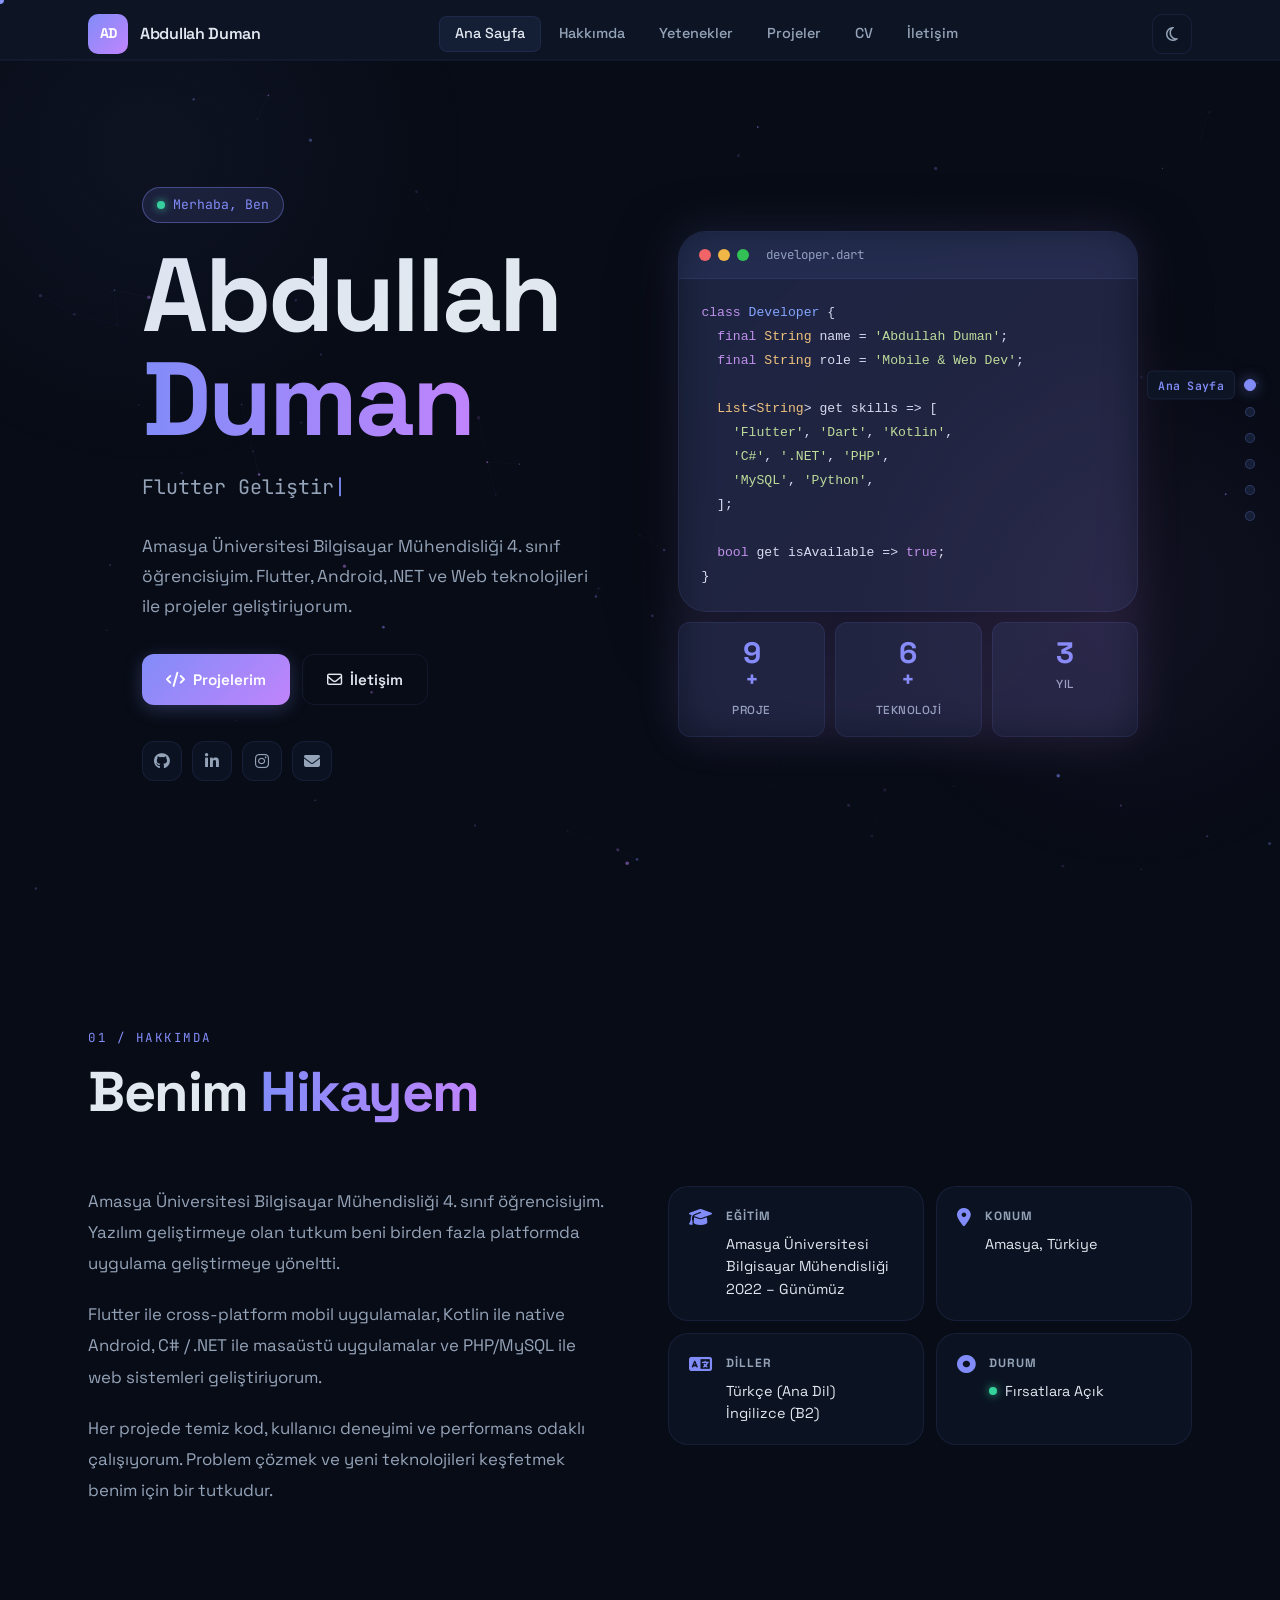
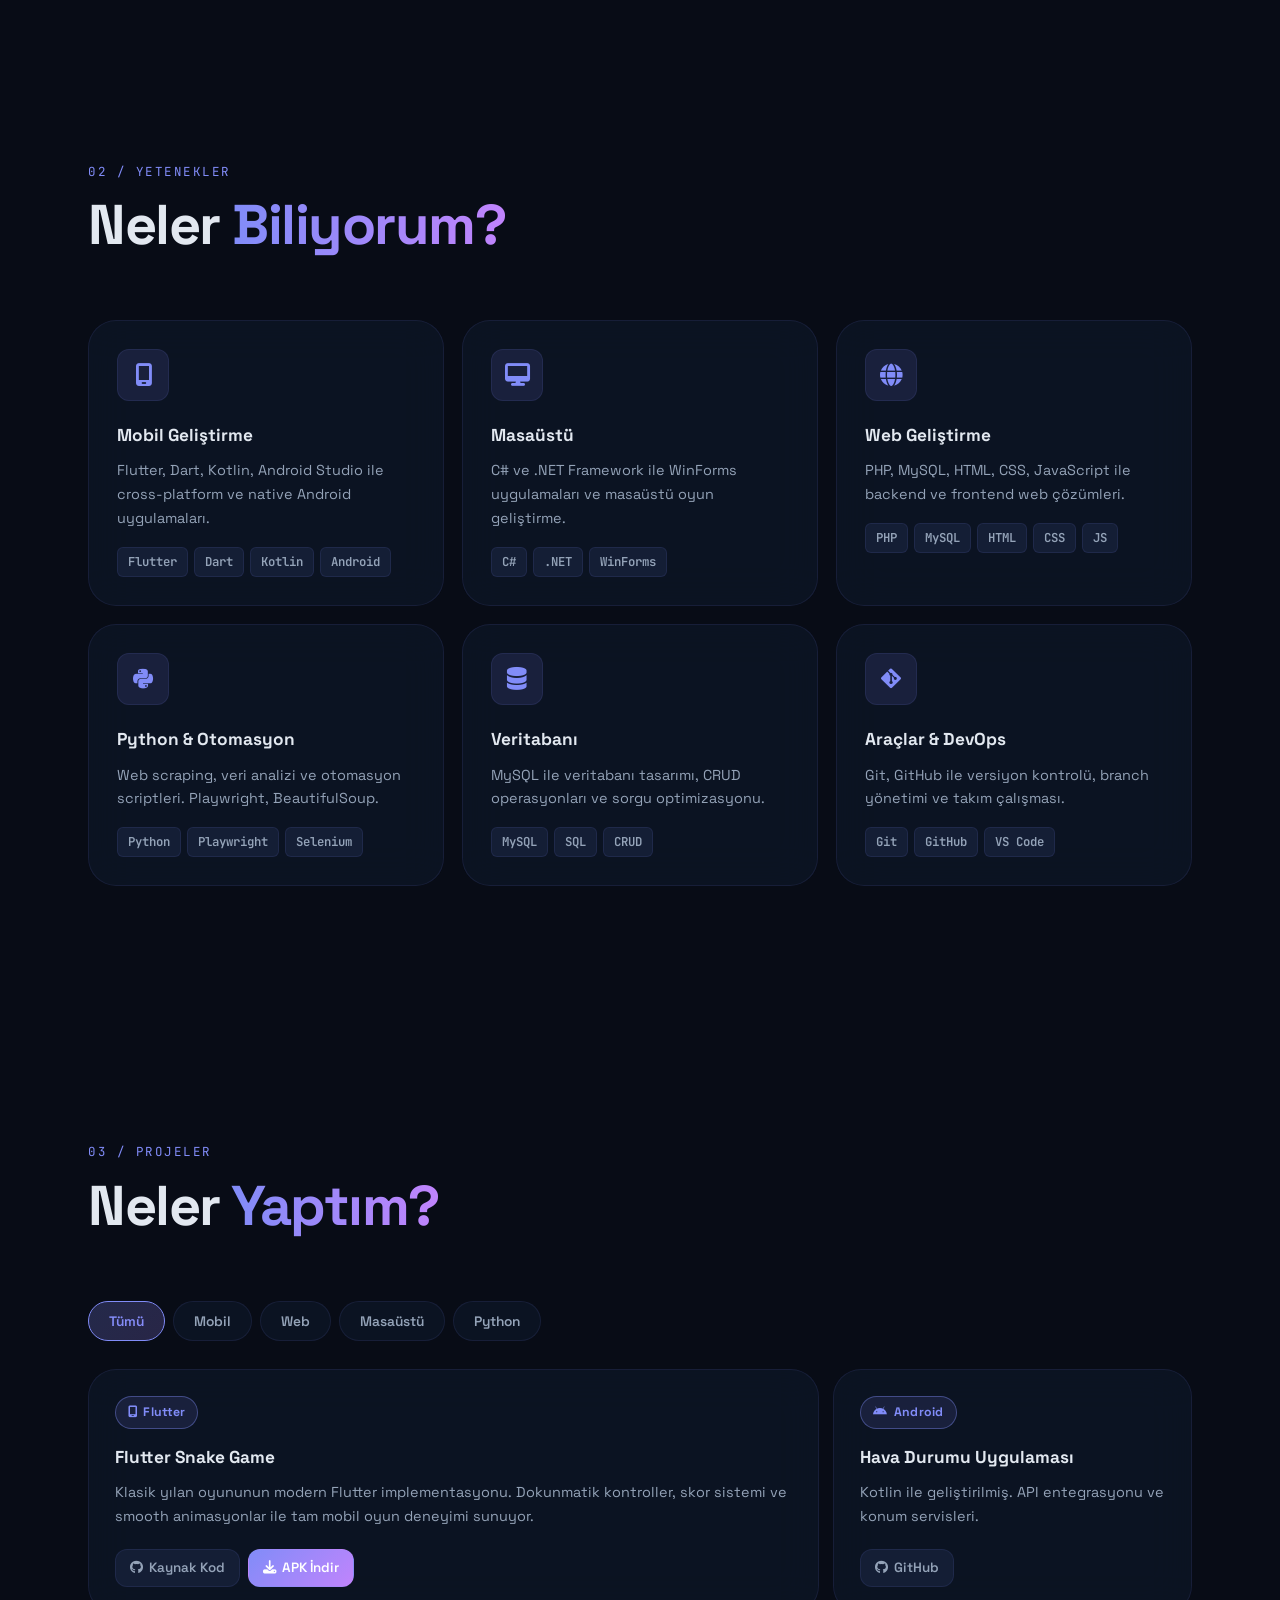
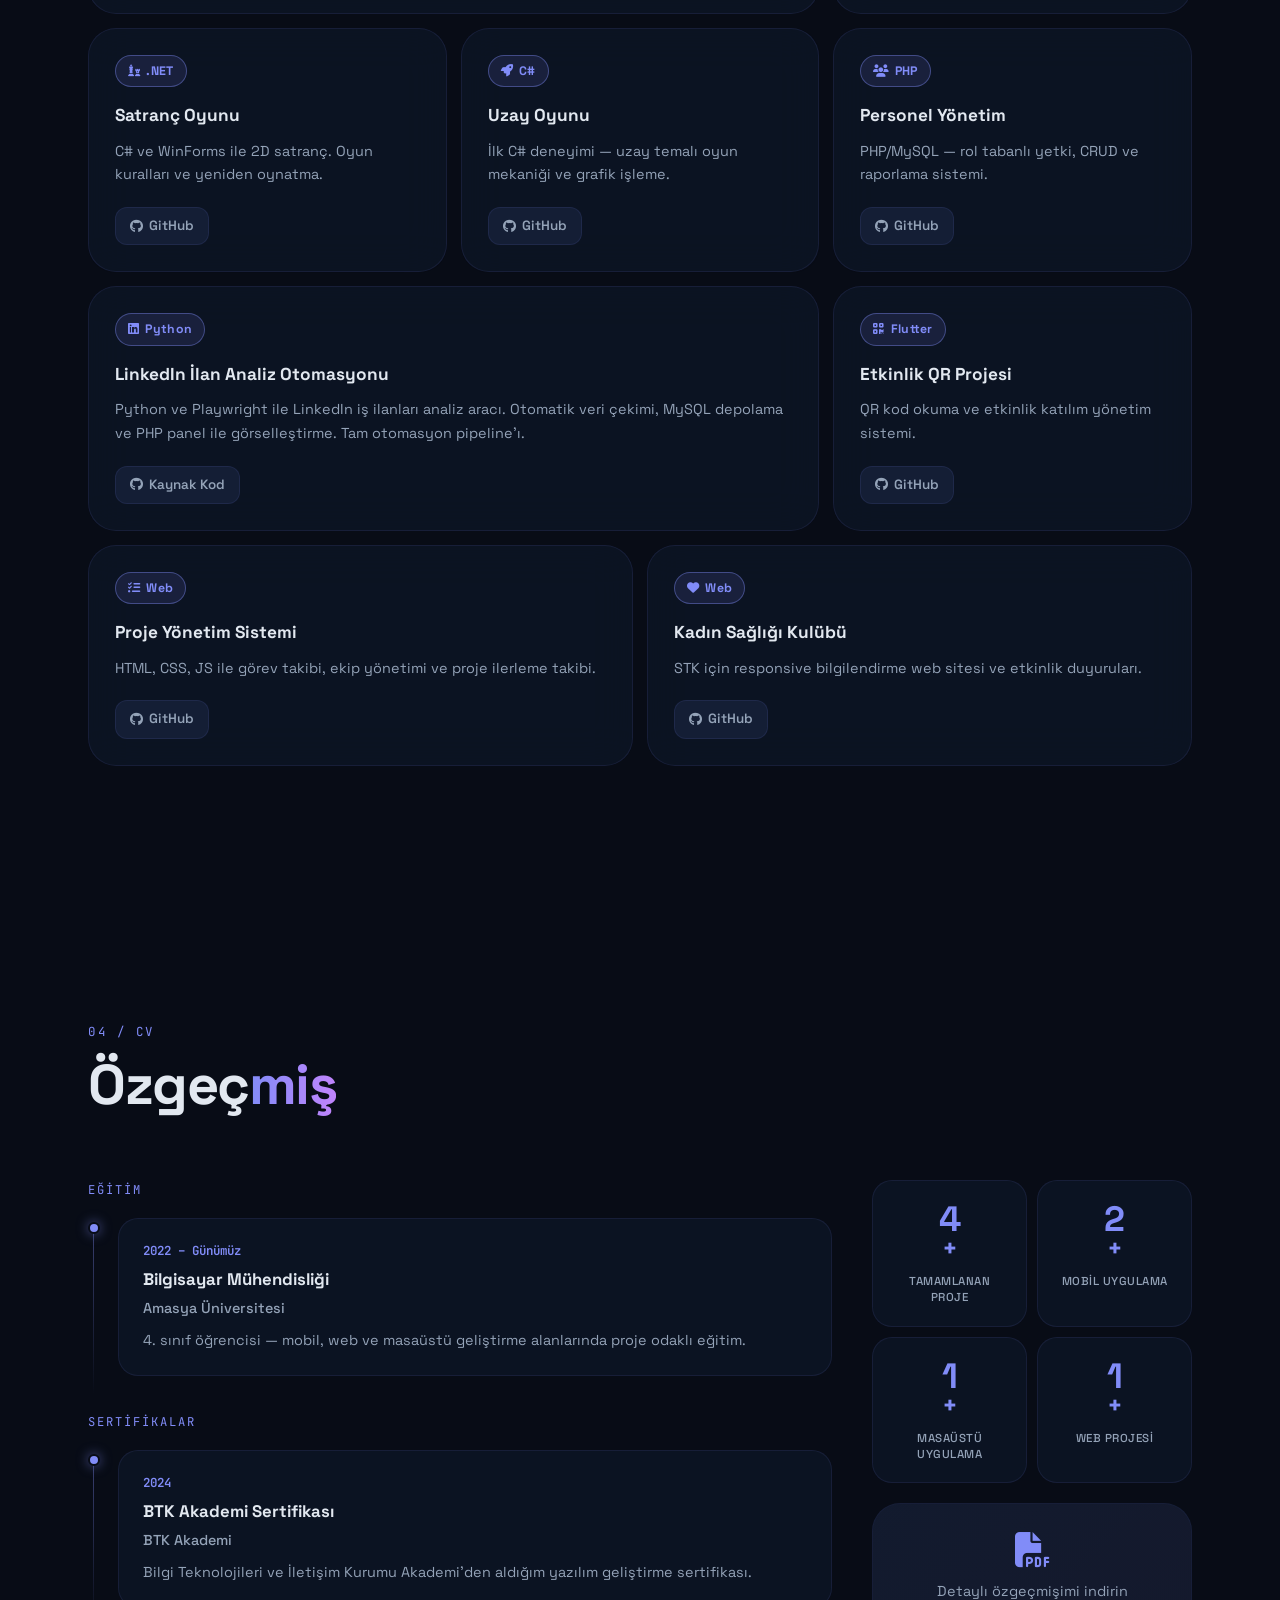
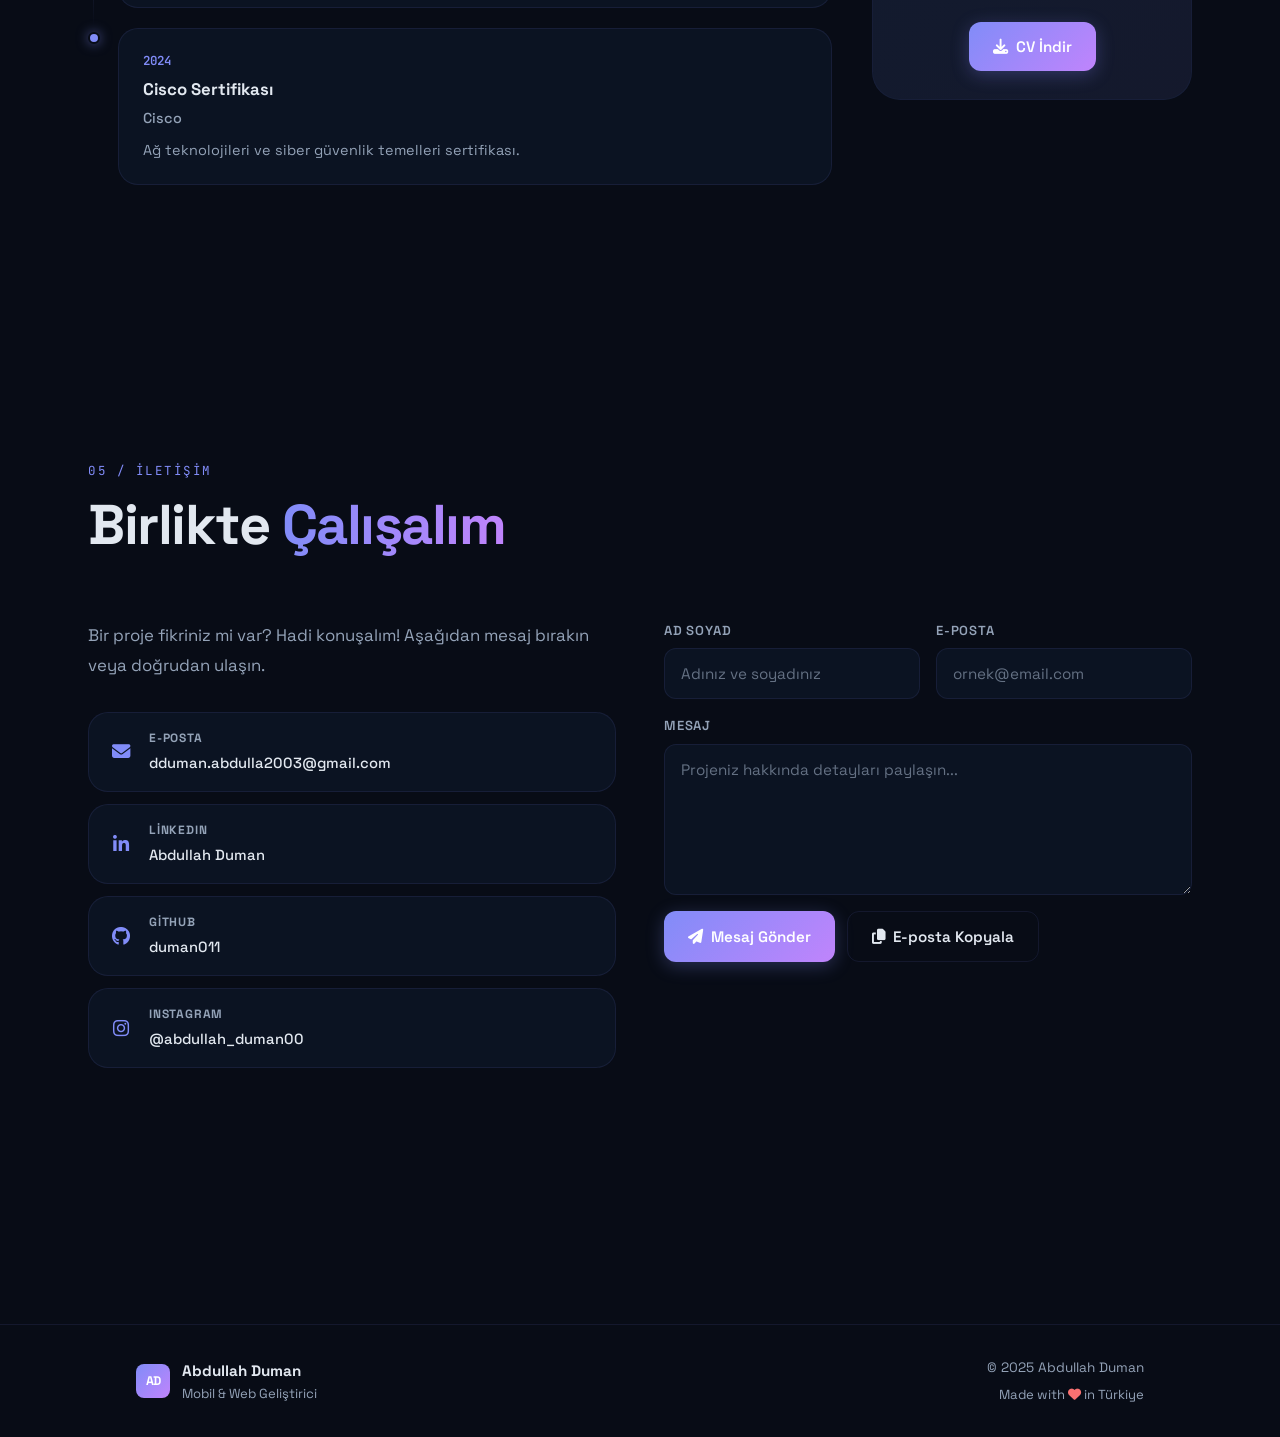
<file: index.html>
<!DOCTYPE html>
<html lang="tr">
<head>
  <meta charset="UTF-8" />
  <meta name="viewport" content="width=device-width, initial-scale=1" />
  <title>Abdullah Duman — Geliştirici</title>
  <meta name="description" content="Abdullah Duman | Bilgisayar Mühendisliği 4. sınıf — Flutter, Android, .NET ve Web geliştirici.">
  <meta name="theme-color" content="#060b18">
  <link rel="preconnect" href="https://fonts.googleapis.com"/>
  <link rel="preconnect" href="https://fonts.gstatic.com" crossorigin/>
  <link href="https://fonts.googleapis.com/css2?family=Space+Grotesk:wght@300;400;500;600;700&family=JetBrains+Mono:wght@400;500;600&display=swap" rel="stylesheet">
  <link rel="stylesheet" href="https://cdnjs.cloudflare.com/ajax/libs/font-awesome/6.5.2/css/all.min.css"/>
  <link rel="stylesheet" href="style.css">
</head>
<body>

  <!-- Custom Cursor (desktop only) -->
  <div class="cursor" id="cursor"></div>
  <div class="cursor-follower" id="cursorFollower"></div>

  <!-- Scroll Progress Bar -->
  <div class="scroll-progress" id="scrollProgress"></div>

  <!-- Background Particle Canvas -->
  <canvas id="particleCanvas" aria-hidden="true"></canvas>

  <!-- ====== NAVIGATION ====== -->
  <nav class="nav" id="nav" role="navigation">
    <div class="nav-inner">
      <a href="#home" class="brand" aria-label="Abdullah Duman - Ana Sayfa">
        <div class="brand-logo">AD</div>
        <span class="brand-name">Abdullah Duman</span>
      </a>

      <div class="nav-links" id="navLinks" role="menubar">
        <a href="#home"     class="nav-link active" role="menuitem">Ana Sayfa</a>
        <a href="#about"    class="nav-link"         role="menuitem">Hakkımda</a>
        <a href="#skills"   class="nav-link"         role="menuitem">Yetenekler</a>
        <a href="#projects" class="nav-link"         role="menuitem">Projeler</a>
        <a href="#cv"       class="nav-link"         role="menuitem">CV</a>
        <a href="#contact"  class="nav-link"         role="menuitem">İletişim</a>
        <div class="nav-indicator" id="navIndicator" aria-hidden="true"></div>
      </div>

      <div class="nav-actions">
        <button class="theme-btn" id="themeBtn" aria-label="Tema Değiştir">
          <i class="fa-regular fa-moon"></i>
        </button>
        <button class="menu-btn" id="menuBtn" aria-label="Menüyü Aç/Kapat" aria-expanded="false" aria-controls="mobileNav">
          <span></span>
          <span></span>
          <span></span>
        </button>
      </div>
    </div>
  </nav>

  <!-- Mobile Navigation Panel -->
  <div class="mobile-nav" id="mobileNav" aria-hidden="true" role="dialog" aria-label="Mobil Menü">
    <div class="mobile-nav-inner">
      <a href="#home"     class="mobile-link" tabindex="-1">Ana Sayfa</a>
      <a href="#about"    class="mobile-link" tabindex="-1">Hakkımda</a>
      <a href="#skills"   class="mobile-link" tabindex="-1">Yetenekler</a>
      <a href="#projects" class="mobile-link" tabindex="-1">Projeler</a>
      <a href="#cv"       class="mobile-link" tabindex="-1">CV</a>
      <a href="#contact"  class="mobile-link" tabindex="-1">İletişim</a>
    </div>
  </div>

  <!-- Side Navigation Dots (desktop) -->
  <nav class="side-nav" id="sideNav" aria-label="Bölüm Navigasyonu">
    <a href="#home"     class="side-dot active" data-label="Ana Sayfa"   aria-label="Ana Sayfa"></a>
    <a href="#about"    class="side-dot"         data-label="Hakkımda"    aria-label="Hakkımda"></a>
    <a href="#skills"   class="side-dot"         data-label="Yetenekler"  aria-label="Yetenekler"></a>
    <a href="#projects" class="side-dot"         data-label="Projeler"    aria-label="Projeler"></a>
    <a href="#cv"       class="side-dot"         data-label="CV"          aria-label="CV"></a>
    <a href="#contact"  class="side-dot"         data-label="İletişim"    aria-label="İletişim"></a>
  </nav>

  <!-- Back to Top Button -->
  <button class="back-to-top" id="backToTop" aria-label="Yukarı çık">
    <i class="fas fa-chevron-up" aria-hidden="true"></i>
  </button>

  <main>

    <!-- ====== HERO ====== -->
    <section id="home" class="hero-section">
      <div class="container">
        <div class="hero-grid">

          <!-- Left: Text Content -->
          <div class="hero-text">
            <div class="hero-tag">
              <span class="tag-dot" aria-hidden="true"></span>
              <span>Merhaba, Ben</span>
            </div>

            <h1 class="hero-title">
              Abdullah<br>
              <span class="text-glow">Duman</span>
            </h1>

            <div class="hero-typewriter" aria-live="polite">
              <span id="typewriter"></span><span class="cursor-blink" aria-hidden="true">|</span>
            </div>

            <p class="hero-desc">
              Amasya Üniversitesi Bilgisayar Mühendisliği 4. sınıf öğrencisiyim.
              Flutter, Android, .NET ve Web teknolojileri ile projeler geliştiriyorum.
            </p>

            <div class="hero-actions">
              <a href="#projects" class="btn btn-primary">
                <i class="fa-solid fa-code" aria-hidden="true"></i>
                Projelerim
              </a>
              <a href="#contact" class="btn btn-ghost">
                <i class="fa-regular fa-envelope" aria-hidden="true"></i>
                İletişim
              </a>
            </div>

            <div class="hero-socials">
              <a href="https://github.com/duman011" target="_blank" rel="noopener noreferrer" class="social-icon" aria-label="GitHub">
                <i class="fab fa-github" aria-hidden="true"></i>
              </a>
              <a href="https://www.linkedin.com/in/abdullah-duman-112812245/" target="_blank" rel="noopener noreferrer" class="social-icon" aria-label="LinkedIn">
                <i class="fab fa-linkedin-in" aria-hidden="true"></i>
              </a>
              <a href="https://www.instagram.com/abdullah_duman00/" target="_blank" rel="noopener noreferrer" class="social-icon" aria-label="Instagram">
                <i class="fab fa-instagram" aria-hidden="true"></i>
              </a>
              <a href="mailto:dduman.abdulla2003@gmail.com" class="social-icon" aria-label="E-posta Gönder">
                <i class="fas fa-envelope" aria-hidden="true"></i>
              </a>
            </div>

            <!-- Stats — visible only on mobile (< 768px) -->
            <div class="hero-stats-mobile" aria-hidden="true">
              <div class="mini-stat">
                <span class="mini-stat-num" data-target="9">0</span><span class="mini-stat-plus">+</span>
                <span class="mini-stat-label">Proje</span>
              </div>
              <div class="mini-stat">
                <span class="mini-stat-num" data-target="6">0</span><span class="mini-stat-plus">+</span>
                <span class="mini-stat-label">Teknoloji</span>
              </div>
              <div class="mini-stat">
                <span class="mini-stat-num" data-target="3">0</span>
                <span class="mini-stat-label">Yıl</span>
              </div>
            </div>
          </div>

          <!-- Right: Code Card (desktop/tablet) -->
          <div class="hero-visual" aria-hidden="true">
            <div class="hero-card-main">
              <div class="card-glow"></div>
              <div class="code-block">
                <div class="code-header">
                  <div class="dot red"></div>
                  <div class="dot yellow"></div>
                  <div class="dot green"></div>
                  <span class="code-filename">developer.dart</span>
                </div>
                <div class="code-body">
                  <pre><code><span class="kw">class</span> <span class="cls">Developer</span> {
  <span class="kw">final</span> <span class="typ">String</span> name = <span class="str">'Abdullah Duman'</span>;
  <span class="kw">final</span> <span class="typ">String</span> role = <span class="str">'Mobile &amp; Web Dev'</span>;

  <span class="typ">List</span>&lt;<span class="typ">String</span>&gt; get skills =&gt; [
    <span class="str">'Flutter'</span>, <span class="str">'Dart'</span>, <span class="str">'Kotlin'</span>,
    <span class="str">'C#'</span>, <span class="str">'.NET'</span>, <span class="str">'PHP'</span>,
    <span class="str">'MySQL'</span>, <span class="str">'Python'</span>,
  ];

  <span class="kw">bool</span> get isAvailable =&gt; <span class="kw">true</span>;
}</code></pre>
                </div>
              </div>
              <div class="stats-row">
                <div class="mini-stat">
                  <span class="mini-stat-num" data-target="9">0</span><span class="mini-stat-plus">+</span>
                  <span class="mini-stat-label">Proje</span>
                </div>
                <div class="mini-stat">
                  <span class="mini-stat-num" data-target="6">0</span><span class="mini-stat-plus">+</span>
                  <span class="mini-stat-label">Teknoloji</span>
                </div>
                <div class="mini-stat">
                  <span class="mini-stat-num" data-target="3">0</span>
                  <span class="mini-stat-label">Yıl</span>
                </div>
              </div>
            </div>
          </div>

        </div>
      </div>

    </section>

    <!-- ====== ABOUT ====== -->
    <section id="about" class="section">
      <div class="container">
        <div class="section-header reveal">
          <span class="section-label">01 / Hakkımda</span>
          <h2 class="section-title">Benim <span class="text-glow">Hikayem</span></h2>
        </div>

        <div class="about-grid">
          <div class="about-text reveal">
            <p>
              Amasya Üniversitesi Bilgisayar Mühendisliği 4. sınıf öğrencisiyim.
              Yazılım geliştirmeye olan tutkum beni birden fazla platformda uygulama geliştirmeye yöneltti.
            </p>
            <p>
              Flutter ile cross-platform mobil uygulamalar, Kotlin ile native Android, C# / .NET ile
              masaüstü uygulamalar ve PHP/MySQL ile web sistemleri geliştiriyorum.
            </p>
            <p>
              Her projede temiz kod, kullanıcı deneyimi ve performans odaklı çalışıyorum.
              Problem çözmek ve yeni teknolojileri keşfetmek benim için bir tutkudur.
            </p>
          </div>

          <div class="about-cards reveal">
            <div class="info-card">
              <i class="fas fa-graduation-cap" aria-hidden="true"></i>
              <div>
                <h4>Eğitim</h4>
                <p>Amasya Üniversitesi<br>Bilgisayar Mühendisliği<br>2022 – Günümüz</p>
              </div>
            </div>
            <div class="info-card">
              <i class="fas fa-map-marker-alt" aria-hidden="true"></i>
              <div>
                <h4>Konum</h4>
                <p>Amasya, Türkiye</p>
              </div>
            </div>
            <div class="info-card">
              <i class="fas fa-language" aria-hidden="true"></i>
              <div>
                <h4>Diller</h4>
                <p>Türkçe (Ana Dil)<br>İngilizce (B2)</p>
              </div>
            </div>
            <div class="info-card">
              <i class="fas fa-circle-dot" aria-hidden="true"></i>
              <div>
                <h4>Durum</h4>
                <p class="status-text">
                  <span class="status-dot" aria-hidden="true"></span>
                  Fırsatlara Açık
                </p>
              </div>
            </div>
          </div>
        </div>
      </div>
    </section>

    <!-- ====== SKILLS ====== -->
    <section id="skills" class="section">
      <div class="container">
        <div class="section-header reveal">
          <span class="section-label">02 / Yetenekler</span>
          <h2 class="section-title">Neler <span class="text-glow">Biliyorum?</span></h2>
        </div>

        <div class="skills-grid">
          <div class="skill-card" data-delay="0">
            <div class="skill-icon"><i class="fas fa-mobile-screen" aria-hidden="true"></i></div>
            <h3>Mobil Geliştirme</h3>
            <p>Flutter, Dart, Kotlin, Android Studio ile cross-platform ve native Android uygulamaları.</p>
            <div class="skill-tags">
              <span>Flutter</span><span>Dart</span><span>Kotlin</span><span>Android</span>
            </div>
          </div>
          <div class="skill-card" data-delay="100">
            <div class="skill-icon"><i class="fas fa-desktop" aria-hidden="true"></i></div>
            <h3>Masaüstü</h3>
            <p>C# ve .NET Framework ile WinForms uygulamaları ve masaüstü oyun geliştirme.</p>
            <div class="skill-tags">
              <span>C#</span><span>.NET</span><span>WinForms</span>
            </div>
          </div>
          <div class="skill-card" data-delay="200">
            <div class="skill-icon"><i class="fas fa-globe" aria-hidden="true"></i></div>
            <h3>Web Geliştirme</h3>
            <p>PHP, MySQL, HTML, CSS, JavaScript ile backend ve frontend web çözümleri.</p>
            <div class="skill-tags">
              <span>PHP</span><span>MySQL</span><span>HTML</span><span>CSS</span><span>JS</span>
            </div>
          </div>
          <div class="skill-card" data-delay="300">
            <div class="skill-icon"><i class="fab fa-python" aria-hidden="true"></i></div>
            <h3>Python & Otomasyon</h3>
            <p>Web scraping, veri analizi ve otomasyon scriptleri. Playwright, BeautifulSoup.</p>
            <div class="skill-tags">
              <span>Python</span><span>Playwright</span><span>Selenium</span>
            </div>
          </div>
          <div class="skill-card" data-delay="400">
            <div class="skill-icon"><i class="fas fa-database" aria-hidden="true"></i></div>
            <h3>Veritabanı</h3>
            <p>MySQL ile veritabanı tasarımı, CRUD operasyonları ve sorgu optimizasyonu.</p>
            <div class="skill-tags">
              <span>MySQL</span><span>SQL</span><span>CRUD</span>
            </div>
          </div>
          <div class="skill-card" data-delay="500">
            <div class="skill-icon"><i class="fab fa-git-alt" aria-hidden="true"></i></div>
            <h3>Araçlar & DevOps</h3>
            <p>Git, GitHub ile versiyon kontrolü, branch yönetimi ve takım çalışması.</p>
            <div class="skill-tags">
              <span>Git</span><span>GitHub</span><span>VS Code</span>
            </div>
          </div>
        </div>
      </div>
    </section>

    <!-- ====== PROJECTS — BENTO GRID ====== -->
    <section id="projects" class="section">
      <div class="container">
        <div class="section-header reveal">
          <span class="section-label">03 / Projeler</span>
          <h2 class="section-title">Neler <span class="text-glow">Yaptım?</span></h2>
        </div>

        <!-- Filter Tabs -->
        <div class="filter-tabs" id="filterTabs" role="tablist" aria-label="Proje Filtreleri">
          <button class="filter-btn active" data-filter="all"     role="tab" aria-selected="true">Tümü</button>
          <button class="filter-btn"        data-filter="mobile"  role="tab" aria-selected="false">Mobil</button>
          <button class="filter-btn"        data-filter="web"     role="tab" aria-selected="false">Web</button>
          <button class="filter-btn"        data-filter="desktop" role="tab" aria-selected="false">Masaüstü</button>
          <button class="filter-btn"        data-filter="python"  role="tab" aria-selected="false">Python</button>
        </div>

        <div class="bento-grid" id="bentoGrid">

          <!-- 1: Flutter Snake Game — wide (span 4) -->
          <article class="bento-card bento-wide" data-cat="mobile">
            <div class="bento-badge badge-cyan">
              <i class="fas fa-mobile-screen" aria-hidden="true"></i> Flutter
            </div>
            <h3>Flutter Snake Game</h3>
            <p>Klasik yılan oyununun modern Flutter implementasyonu. Dokunmatik kontroller, skor sistemi ve smooth animasyonlar ile tam mobil oyun deneyimi sunuyor.</p>
            <div class="bento-footer">
              <a href="https://github.com/duman011/flutter-ile-snake-game" target="_blank" rel="noopener noreferrer" class="bento-link">
                <i class="fab fa-github" aria-hidden="true"></i> Kaynak Kod
              </a>
              <a href="#" class="bento-link bento-link-primary">
                <i class="fas fa-download" aria-hidden="true"></i> APK İndir
              </a>
            </div>
          </article>

          <!-- 2: Android Weather — narrow (span 2) -->
          <article class="bento-card bento-narrow" data-cat="mobile">
            <div class="bento-badge badge-green">
              <i class="fab fa-android" aria-hidden="true"></i> Android
            </div>
            <h3>Hava Durumu Uygulaması</h3>
            <p>Kotlin ile geliştirilmiş. API entegrasyonu ve konum servisleri.</p>
            <div class="bento-footer">
              <a href="https://github.com/duman011/android-hava-durumu-uygulamas-" target="_blank" rel="noopener noreferrer" class="bento-link">
                <i class="fab fa-github" aria-hidden="true"></i> GitHub
              </a>
            </div>
          </article>

          <!-- 3: Chess — equal (span 2) -->
          <article class="bento-card bento-equal" data-cat="desktop">
            <div class="bento-badge badge-purple">
              <i class="fas fa-chess" aria-hidden="true"></i> .NET
            </div>
            <h3>Satranç Oyunu</h3>
            <p>C# ve WinForms ile 2D satranç. Oyun kuralları ve yeniden oynatma.</p>
            <div class="bento-footer">
              <a href="https://github.com/duman011/.NET-ile-santranc-oyunu" target="_blank" rel="noopener noreferrer" class="bento-link">
                <i class="fab fa-github" aria-hidden="true"></i> GitHub
              </a>
            </div>
          </article>

          <!-- 4: Space Game — equal (span 2) -->
          <article class="bento-card bento-equal" data-cat="desktop">
            <div class="bento-badge badge-indigo">
              <i class="fas fa-rocket" aria-hidden="true"></i> C#
            </div>
            <h3>Uzay Oyunu</h3>
            <p>İlk C# deneyimi — uzay temalı oyun mekaniği ve grafik işleme.</p>
            <div class="bento-footer">
              <a href="https://github.com/duman011/c-ile-ilk-deneyim-uzay-oyunu" target="_blank" rel="noopener noreferrer" class="bento-link">
                <i class="fab fa-github" aria-hidden="true"></i> GitHub
              </a>
            </div>
          </article>

          <!-- 5: Personnel Mgmt — equal (span 2) -->
          <article class="bento-card bento-equal" data-cat="web">
            <div class="bento-badge badge-violet">
              <i class="fas fa-users" aria-hidden="true"></i> PHP
            </div>
            <h3>Personel Yönetim</h3>
            <p>PHP/MySQL — rol tabanlı yetki, CRUD ve raporlama sistemi.</p>
            <div class="bento-footer">
              <a href="https://github.com/duman011/Personel_Yonetim_Sistemi" target="_blank" rel="noopener noreferrer" class="bento-link">
                <i class="fab fa-github" aria-hidden="true"></i> GitHub
              </a>
            </div>
          </article>

          <!-- 6: LinkedIn Automation — wide (span 4) -->
          <article class="bento-card bento-wide" data-cat="python">
            <div class="bento-badge badge-yellow">
              <i class="fab fa-linkedin" aria-hidden="true"></i> Python
            </div>
            <h3>LinkedIn İlan Analiz Otomasyonu</h3>
            <p>Python ve Playwright ile LinkedIn iş ilanları analiz aracı. Otomatik veri çekimi, MySQL depolama ve PHP panel ile görselleştirme. Tam otomasyon pipeline'ı.</p>
            <div class="bento-footer">
              <a href="https://github.com/duman011/linkedin-ilan-analiz-otomasyonu" target="_blank" rel="noopener noreferrer" class="bento-link">
                <i class="fab fa-github" aria-hidden="true"></i> Kaynak Kod
              </a>
            </div>
          </article>

          <!-- 7: QR Project — narrow (span 2) -->
          <article class="bento-card bento-narrow" data-cat="mobile">
            <div class="bento-badge badge-cyan">
              <i class="fas fa-qrcode" aria-hidden="true"></i> Flutter
            </div>
            <h3>Etkinlik QR Projesi</h3>
            <p>QR kod okuma ve etkinlik katılım yönetim sistemi.</p>
            <div class="bento-footer">
              <a href="https://github.com/duman011/etkinlik-mobil-qr-projesi" target="_blank" rel="noopener noreferrer" class="bento-link">
                <i class="fab fa-github" aria-hidden="true"></i> GitHub
              </a>
            </div>
          </article>

          <!-- 8: Project Mgmt — half (span 3) -->
          <article class="bento-card bento-half" data-cat="web">
            <div class="bento-badge badge-orange">
              <i class="fas fa-tasks" aria-hidden="true"></i> Web
            </div>
            <h3>Proje Yönetim Sistemi</h3>
            <p>HTML, CSS, JS ile görev takibi, ekip yönetimi ve proje ilerleme takibi.</p>
            <div class="bento-footer">
              <a href="https://github.com/duman011/proje-yonetim-sistemi" target="_blank" rel="noopener noreferrer" class="bento-link">
                <i class="fab fa-github" aria-hidden="true"></i> GitHub
              </a>
            </div>
          </article>

          <!-- 9: Health Club — half (span 3) -->
          <article class="bento-card bento-half" data-cat="web">
            <div class="bento-badge badge-orange">
              <i class="fas fa-heart" aria-hidden="true"></i> Web
            </div>
            <h3>Kadın Sağlığı Kulübü</h3>
            <p>STK için responsive bilgilendirme web sitesi ve etkinlik duyuruları.</p>
            <div class="bento-footer">
              <a href="https://github.com/duman011/reproductive_health_club" target="_blank" rel="noopener noreferrer" class="bento-link">
                <i class="fab fa-github" aria-hidden="true"></i> GitHub
              </a>
            </div>
          </article>

        </div>
      </div>
    </section>

    <!-- ====== CV ====== -->
    <section id="cv" class="section">
      <div class="container">
        <div class="section-header reveal">
          <span class="section-label">04 / CV</span>
          <h2 class="section-title">Özgeç<span class="text-glow">miş</span></h2>
        </div>

        <div class="cv-layout">

          <!-- Timeline -->
          <div class="timeline reveal">
            <p class="timeline-group-label">Eğitim</p>
            <div class="timeline-item">
              <div class="timeline-dot" aria-hidden="true"></div>
              <div class="timeline-content">
                <div class="timeline-date">2022 – Günümüz</div>
                <h4>Bilgisayar Mühendisliği</h4>
                <p class="timeline-place">Amasya Üniversitesi</p>
                <p>4. sınıf öğrencisi — mobil, web ve masaüstü geliştirme alanlarında proje odaklı eğitim.</p>
              </div>
            </div>

            <p class="timeline-group-label">Sertifikalar</p>
            <div class="timeline-item">
              <div class="timeline-dot" aria-hidden="true"></div>
              <div class="timeline-content">
                <div class="timeline-date">2024</div>
                <h4>BTK Akademi Sertifikası</h4>
                <p class="timeline-place">BTK Akademi</p>
                <p>Bilgi Teknolojileri ve İletişim Kurumu Akademi'den aldığım yazılım geliştirme sertifikası.</p>
              </div>
            </div>
            <div class="timeline-item">
              <div class="timeline-dot" aria-hidden="true"></div>
              <div class="timeline-content">
                <div class="timeline-date">2024</div>
                <h4>Cisco Sertifikası</h4>
                <p class="timeline-place">Cisco</p>
                <p>Ağ teknolojileri ve siber güvenlik temelleri sertifikası.</p>
              </div>
            </div>
          </div>

          <!-- Stats + Download -->
          <div class="cv-sidebar reveal">
            <div class="cv-stats-grid">
              <div class="cv-stat-card">
                <span class="cv-stat-num" data-target="9">0</span><span class="cv-stat-plus">+</span>
                <span class="cv-stat-label">Tamamlanan Proje</span>
              </div>
              <div class="cv-stat-card">
                <span class="cv-stat-num" data-target="5">0</span><span class="cv-stat-plus">+</span>
                <span class="cv-stat-label">Mobil Uygulama</span>
              </div>
              <div class="cv-stat-card">
                <span class="cv-stat-num" data-target="3">0</span><span class="cv-stat-plus">+</span>
                <span class="cv-stat-label">Masaüstü Uygulama</span>
              </div>
              <div class="cv-stat-card">
                <span class="cv-stat-num" data-target="4">0</span><span class="cv-stat-plus">+</span>
                <span class="cv-stat-label">Web Projesi</span>
              </div>
            </div>

            <div class="cv-download-card">
              <i class="fas fa-file-pdf" aria-hidden="true"></i>
              <p>Detaylı özgeçmişimi indirin</p>
              <a href="https://drive.google.com/file/d/1kUrpDFNDi7pu4d6aKKb8hkQhHFhq6X9j/view?usp=drive_link"
                 target="_blank" rel="noopener noreferrer" class="btn btn-primary">
                <i class="fas fa-download" aria-hidden="true"></i>
                CV İndir
              </a>
            </div>
          </div>

        </div>
      </div>
    </section>

    <!-- ====== CONTACT ====== -->
    <section id="contact" class="section">
      <div class="container">
        <div class="section-header reveal">
          <span class="section-label">05 / İletişim</span>
          <h2 class="section-title">Birlikte <span class="text-glow">Çalışalım</span></h2>
        </div>

        <div class="contact-layout reveal">

          <!-- Info side -->
          <div class="contact-info-side">
            <p class="contact-intro">
              Bir proje fikriniz mi var? Hadi konuşalım! Aşağıdan mesaj bırakın
              veya doğrudan ulaşın.
            </p>

            <div class="contact-links">
              <a href="mailto:dduman.abdulla2003@gmail.com" class="contact-link">
                <i class="fas fa-envelope" aria-hidden="true"></i>
                <div>
                  <span class="link-label">E-posta</span>
                  <span class="link-value">dduman.abdulla2003@gmail.com</span>
                </div>
              </a>
              <a href="https://www.linkedin.com/in/abdullah-duman-112812245/" target="_blank" rel="noopener noreferrer" class="contact-link">
                <i class="fab fa-linkedin-in" aria-hidden="true"></i>
                <div>
                  <span class="link-label">LinkedIn</span>
                  <span class="link-value">Abdullah Duman</span>
                </div>
              </a>
              <a href="https://github.com/duman011" target="_blank" rel="noopener noreferrer" class="contact-link">
                <i class="fab fa-github" aria-hidden="true"></i>
                <div>
                  <span class="link-label">GitHub</span>
                  <span class="link-value">duman011</span>
                </div>
              </a>
              <a href="https://www.instagram.com/abdullah_duman00/" target="_blank" rel="noopener noreferrer" class="contact-link">
                <i class="fab fa-instagram" aria-hidden="true"></i>
                <div>
                  <span class="link-label">Instagram</span>
                  <span class="link-value">@abdullah_duman00</span>
                </div>
              </a>
            </div>
          </div>

          <!-- Form side -->
          <form id="contactForm" class="contact-form" action="https://formspree.io/f/xbldjjzd" method="POST" novalidate>
            <div class="form-row">
              <div class="form-group">
                <label for="name">Ad Soyad</label>
                <input type="text" id="name" name="name" placeholder="Adınız ve soyadınız" required autocomplete="name">
              </div>
              <div class="form-group">
                <label for="email">E-posta</label>
                <input type="email" id="email" name="email" placeholder="ornek@email.com" required autocomplete="email">
              </div>
            </div>
            <div class="form-group">
              <label for="message">Mesaj</label>
              <textarea id="message" name="message" rows="5" placeholder="Projeniz hakkında detayları paylaşın..." required></textarea>
            </div>
            <div class="form-actions">
              <button type="submit" class="btn btn-primary">
                <i class="fas fa-paper-plane" aria-hidden="true"></i>
                Mesaj Gönder
              </button>
              <button type="button" id="copyMailBtn" class="btn btn-ghost">
                <i class="fas fa-copy" aria-hidden="true"></i>
                E-posta Kopyala
              </button>
            </div>
          </form>

        </div>
      </div>
    </section>

  </main>

  <!-- ====== FOOTER ====== -->
  <footer class="footer">
    <div class="container">
      <div class="footer-inner">
        <div class="footer-brand">
          <div class="brand-logo small" aria-hidden="true">AD</div>
          <div>
            <p class="footer-name">Abdullah Duman</p>
            <p class="footer-role">Mobil &amp; Web Geliştirici</p>
          </div>
        </div>
        <div class="footer-right">
          <p class="footer-copy">© 2025 Abdullah Duman</p>
          <p class="footer-made">Made with <i class="fas fa-heart" aria-hidden="true"></i> in Türkiye</p>
        </div>
      </div>
    </div>
  </footer>

  <script src="script.js"></script>
</body>
</html>
</file>
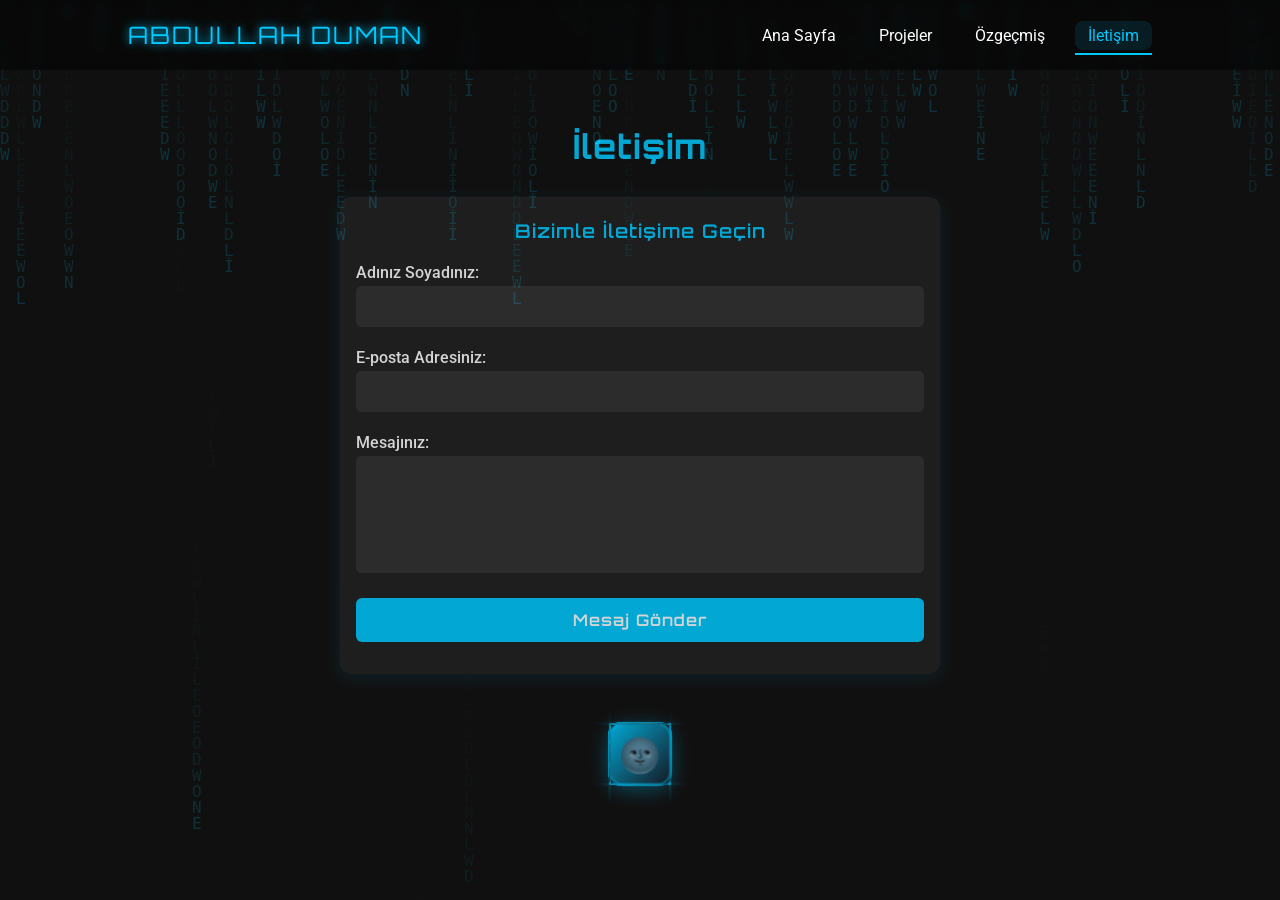
<file: contact.html>
<!DOCTYPE html>
<html lang="tr">
<head>
  <meta charset="UTF-8" />
  <meta name="viewport" content="width=device-width, initial-scale=1.0" />
  <title>Abdullah Duman - İletişim</title>
  <meta name="description" content="Abdullah Duman ile yazılım projeleri, iş birlikleri ve teknoloji çözümleri için iletişim bilgileri">
  <link href="https://fonts.googleapis.com/css2?family=Orbitron:wght@600&family=Roboto:wght@300;400&display=swap" rel="stylesheet">
  <link rel="stylesheet" href="https://cdnjs.cloudflare.com/ajax/libs/font-awesome/6.4.0/css/all.min.css" />
  <style>
    :root {
      --bg-dark: #121212;
      --bg-dark-alt: #22223b;
      --text-dark: #ffffff;
      --accent-color: #00c9ff;
      --bg-light: #f4f7fa;
      --text-light: #333;
      --cube-size: 60px;
    }
    * { margin: 0; padding: 0; box-sizing: border-box; }
    body {
      font-family: 'Roboto', sans-serif;
      color: var(--text-dark);
      background: var(--bg-dark);
      transition: background 0.7s, color 0.7s;
      overflow-x: hidden;
      min-height: 100vh;
    }
    body.light {
      background: var(--bg-light) !important;
      color: var(--text-light);
    }
    .matrix-bg {
      pointer-events: none;
      position: fixed;
      z-index: 1;
      width: 100vw;
      height: 100vh;
      top: 0; left: 0;
      opacity: 0.18;
      background: transparent;
      animation: matrixFadeIn 0.7s cubic-bezier(.55,0,.6,1) 0.05s both;
    }
    @keyframes matrixFadeIn {
      0% { opacity: 0; }
      100% { opacity: 0.18; }
    }
    header {
      display: flex;
      justify-content: space-between;
      align-items: center;
      padding: 20px 10%;
      background: rgba(0,0,0,0.5);
      position: sticky;
      top: 0;
      z-index: 100;
      backdrop-filter: blur(5px);
      animation: contentEnter 1s cubic-bezier(.62,-0.04,.26,1.1) 0.12s both;
    }
    body.light header { background: rgba(255,255,255,0.8); }
    .logo {
      font-family: 'Orbitron', sans-serif;
      font-size: 1.5rem;
      color: var(--accent-color);
      letter-spacing: 2px;
      text-shadow: 0 0 10px #00c9ff;
      flex-shrink: 0;
    }
    nav {
      display: flex;
      gap: 2px;
      align-items: center;
      margin-left: auto;
    }
    nav a {
      color: inherit;
      text-decoration: none;
      margin-left: 15px;
      font-weight: 400;
      position: relative;
      padding: 5px 13px;
      border-radius: 8px;
      transition: background 0.22s, color 0.22s;
    }
    nav a::after {
      content: '';
      width: 0;
      height: 2px;
      background: var(--accent-color);
      position: absolute;
      bottom: -5px;
      left: 0;
      transition: width 0.3s;
    }
    nav a:hover, nav a.active {
      background: rgba(0,201,255,0.11);
      color: var(--accent-color);
    }
    nav a:hover::after, nav a.active::after { width: 100%; }
    @media (max-width: 800px) {
      header {
        flex-direction: column;
        padding: 13px 4vw 5px 4vw;
        gap: 5px;
      }
      .logo {
        font-size: 1.1rem;
        margin-bottom: 4px;
      }
      nav {
        justify-content: center;
        width: 100%;
        margin: 0;
        gap: 2px;
      }
      nav a {
        margin-left: 7px;
        font-size: 1rem;
        padding: 6px 9px;
      }
    }
    @media (max-width:480px) {
      header {
        padding: 7px 1vw 2px 1vw;
      }
      .logo {
        font-size: .95rem;
      }
      nav a {
        margin-left: 4px;
        font-size: 0.97rem;
        padding: 5px 6px;
        border-radius: 7px;
      }
    }
    .main-content {
      opacity: 0;
      transform: translateY(40px);
      animation: contentEnter 0.92s cubic-bezier(.62,-0.04,.26,1.1) 0.17s both;
    }
    @keyframes contentEnter {
      0% { opacity: 0; transform: translateY(40px);}
      100% { opacity: 1; transform: translateY(0);}
    }
    .container {
      width: 100%;
      max-width: 600px;
      margin: 0 auto;
      padding: 55px 0 30px 0;
      position: relative;
      z-index: 10;
    }
    .page-title {
      font-size: 2.1rem;
      font-family: 'Orbitron', sans-serif;
      color: var(--accent-color);
      margin-bottom: 30px;
      letter-spacing: 1px;
      text-align: center;
    }
    body.light .page-title {
      color: #007ea7;
    }
    .contact-form {
      background-color: #222;
      padding: 22px 16px 16px 16px;
      border-radius: 11px;
      box-shadow: 0 4px 18px rgba(0, 201, 255, 0.12);
      margin-top: 15px;
      animation: fadeInUp 1.35s cubic-bezier(.62,-0.04,.26,1.1) 0.18s both;
    }
    body.light .contact-form {
      background-color: #fff;
      box-shadow: 0 4px 12px rgba(0,126,167,0.09);
    }
    .contact-form h2 {
      text-align: center;
      font-size: 1.18rem;
      font-family: 'Orbitron', sans-serif;
      color: var(--accent-color);
      margin-bottom: 20px;
      font-weight: 600;
      letter-spacing: 1px;
      opacity: 1;
      animation: none;
    }
    body.light .contact-form h2 {
      color: #007ea7;
    }
    .form-group {
      margin-bottom: 16px;
    }
    .form-group label {
      display: block;
      margin-bottom: 4px;
      color: #fff;
      font-size: 1rem;
      font-weight: 500;
    }
    body.light .form-group label {
      color: #222;
    }
    .form-group input,
    .form-group textarea {
      width: 100%;
      padding: 10px;
      border: 1px solid #333;
      border-radius: 5px;
      background-color: #333;
      color: #fff;
      font-size: 1rem;
      font-family: inherit;
      transition: border 0.22s;
      margin-bottom: 5px;
      resize: none;
    }
    body.light .form-group input,
    body.light .form-group textarea {
      background-color: #f2f2f2;
      border: 1px solid #ccc;
      color: #222;
    }
    .form-group input:focus,
    .form-group textarea:focus {
      border-color: var(--accent-color);
      outline: none;
    }
    .form-group button {
      padding: 12px 20px;
      background-color: #00c9ff;
      color: #fff;
      border: none;
      border-radius: 6px;
      cursor: pointer;
      width: 100%;
      font-family: 'Orbitron', sans-serif;
      font-size: 1rem;
      font-weight: 600;
      letter-spacing: 1px;
      transition: background 0.25s;
    }
    .form-group button:hover {
      background-color: rgb(6, 193, 120);
      color: #fff;
    }
    @keyframes fadeInUp {
      0% { opacity: 0; transform: translateY(20px); }
      100% { opacity: 1; transform: translateY(0); }
    }
    /* Tema Küpü */
    .theme-toggle-cube-wrap {
      margin: 50px auto 0 auto;
      perspective: 600px;
      width: var(--cube-size);
      height: var(--cube-size);
      cursor: pointer;
      display: flex;
      align-items: center;
      justify-content: center;
      position: relative;
      z-index: 11;
      transition: filter 0.3s;
    }
    .theme-toggle-cube {
      width: var(--cube-size);
      height: var(--cube-size);
      position: relative;
      transform-style: preserve-3d;
      transition: transform 1s cubic-bezier(.68,-0.55,.27,1.55);
    }
    .rotated { transform: rotateY(180deg) rotateX(180deg); }
    .cube-face {
      position: absolute;
      width: var(--cube-size);
      height: var(--cube-size);
      background: linear-gradient(135deg,#00c9ff 0%,#181f2a 100%);
      border: 2px solid #00c9ff80;
      border-radius: 14px;
      box-shadow: 0 4px 22px #00c9ff44;
      color: #fff;
      font-size: 2rem;
      font-family: 'Orbitron', sans-serif;
      display: flex;
      align-items: center;
      justify-content: center;
      transition: background 0.3s;
      user-select: none;
    }
    .cube-face.top    { transform: rotateX(90deg) translateZ(30px);}
    .cube-face.bottom { transform: rotateX(-90deg) translateZ(30px);}
    .cube-face.right  { transform: rotateY(90deg) translateZ(30px);}
    .cube-face.left   { transform: rotateY(-90deg) translateZ(30px);}
    .cube-face.front  { transform: translateZ(30px);}
    .cube-face.back   { transform: rotateY(180deg) translateZ(30px);}
    .theme-toggle-cube-wrap:hover {
      filter: brightness(1.22) drop-shadow(0 0 32px #ff1867) drop-shadow(0 0 8px #00c9ff) contrast(1.2);
    }
    .theme-loader-overlay {
      display: none;
      position: fixed;
      top: 0; left: 0;
      width: 100vw; height: 100vh;
      background: rgba(15,32,39,0.96);
      z-index: 9999;
      justify-content: center;
      align-items: center;
      flex-direction: column;
      animation: fadeIn .5s;
    }
    .theme-loader-overlay.active { display: flex; }
    .loader-circuit {
      width: 82px; height: 82px;
      display: grid; place-items: center;
      margin-bottom: 16px;
    }
    .loader-circuit::before {
      content: '';
      width: 82px; height: 82px;
      border: 5px solid #00c9ff55;
      border-top: 5px solid #00c9ff;
      border-radius: 50%;
      animation: spin 1s linear infinite;
      position: absolute;
      left: 0; top: 0;
    }
    .loader-circuit::after {
      content: '';
      width: 36px; height: 36px;
      border: 3px solid #00c9ff99;
      border-bottom: 3px solid #181f2a;
      border-radius: 50%;
      position: absolute;
      left: 23px; top: 23px;
      animation: spin-rev 1.6s linear infinite;
    }
    @keyframes spin { to { transform: rotate(360deg);} }
    @keyframes spin-rev { to { transform: rotate(-360deg);} }
    .loader-text {
      font-family: 'Orbitron', monospace;
      color: #00c9ff;
      font-size: 1.2rem;
      letter-spacing: 2px;
      text-shadow: 0 0 10px #00c9ff;
      animation: flicker .7s infinite alternate;
      margin-top: 10px;
    }
    @keyframes flicker {
      from { opacity: .85;}
      to { opacity: 1;}
    }
    @media (max-width: 700px) {
      .container { max-width: 98vw; padding: 12vw 0 6vw 0; }
    }
    @media (max-width: 500px) {
      .container { padding: 10vw 0 4vw 0; }
      .page-title { font-size: 1.33rem;}
      .contact-form h2 { font-size: 1rem;}
    }
  </style>
</head>
<body>
  <canvas id="matrixBg" class="matrix-bg"></canvas>
  <header>
    <div class="logo">ABDULLAH DUMAN</div>
    <nav>
      <a href="index.html">Ana Sayfa</a>
      <a href="projects.html">Projeler</a>
      <a href="resume.html">Özgeçmiş</a>
      <a href="contact.html" class="active">İletişim</a>
    </nav>
  </header>
  <div class="main-content">
    <div class="container">
      <h1 class="page-title">İletişim</h1>
      <div class="contact-form">
        <h2>Bizimle İletişime Geçin</h2>
        <form action="mailto:dduman.abdulla2003@gmail.com" method="post" enctype="text/plain">
          <div class="form-group">
            <label for="name">Adınız Soyadınız:</label>
            <input type="text" id="name" name="name" required />
          </div>
          <div class="form-group">
            <label for="email">E-posta Adresiniz:</label>
            <input type="email" id="email" name="email" required />
          </div>
          <div class="form-group">
            <label for="message">Mesajınız:</label>
            <textarea id="message" name="message" rows="5" required></textarea>
          </div>
          <div class="form-group">
            <button type="submit">Mesaj Gönder</button>
          </div>
        </form>
      </div>
      <!-- Tema değiştirme butonu alt kısımda -->
      <div class="theme-toggle-cube-wrap" id="themeCubeBtn">
        <div class="theme-toggle-cube" id="cube3d">
          <div class="cube-face front">🌚</i></div>
          <div class="cube-face back"><i class="fas fa-sun"></i></div>
          <div class="cube-face top">🌙</div>
          <div class="cube-face bottom">☀️</div>
          <div class="cube-face left"><i class="fas fa-laptop-code"></i></div>
          <div class="cube-face right"><i class="fas fa-bolt"></i></div>
        </div>
      </div>
    </div>
    <div class="theme-loader-overlay" id="themeLoader">
      <div class="loader-circuit"></div>
      <div class="loader-text">Tema değiştiriliyor...</div>
    </div>
  </div>
  <script>
    // Matrix yağmuru
    function matrixRain() {
      const canvas = document.getElementById('matrixBg');
      const ctx = canvas.getContext('2d');
      let w = window.innerWidth;
      let h = window.innerHeight;
      canvas.width = w;
      canvas.height = h;
      let fontSize = 16;
      let columns = Math.floor(w / fontSize);
      let drops = [];
      for (let i = 0; i < columns; i++) drops[i] = Math.random() * h;
      const matrixChars = 'WİLLDONEWİLLDONEWİLLDONEWİLLDONEWİLLDONE'.split('');
      function draw() {
        ctx.fillStyle = 'rgba(18,18,18,0.15)';
        ctx.fillRect(0, 0, w, h);
        ctx.font = fontSize + 'px monospace';
        ctx.fillStyle = '#00c9ff';
        for (let i = 0; i < drops.length; i++) {
          const text = matrixChars[Math.floor(Math.random() * matrixChars.length)];
          ctx.fillText(text, i * fontSize, drops[i] * fontSize);
          if (Math.random() > 0.965) drops[i] = 0;
          drops[i]++;
        }
      }
      setInterval(draw, 50);
      window.addEventListener('resize', () => {
        w = window.innerWidth;
        h = window.innerHeight;
        canvas.width = w;
        canvas.height = h;
      });
    }
    // 3D Cube ve tema geçiş animasyonu
    const themeCube = document.getElementById('cube3d');
    const cubeBtn = document.getElementById('themeCubeBtn');
    const loader = document.getElementById('themeLoader');
    let isRotated = false;
    function updateCubeFace() {
      if (document.body.classList.contains('light')) {
        themeCube.classList.add('rotated');
        isRotated = true;
      } else {
        themeCube.classList.remove('rotated');
        isRotated = false;
      }
    }
    cubeBtn.onclick = function () {
      isRotated = !isRotated;
      themeCube.classList.toggle('rotated');
      setTimeout(()=>{
        document.body.classList.toggle('light');
        localStorage.setItem('theme', document.body.classList.contains('light') ? 'light' : 'dark');
        updateCubeFace();
        if (!document.body.classList.contains('light'))
          document.body.style.background = 'var(--bg-dark-alt)';
        else
          document.body.style.background = '';
        loader.classList.add('active');
        setTimeout(()=>{ loader.classList.remove('active'); }, 950);
      }, 180); // Küp dönerken efekt daha doğal olsun
    };
    window.onload = () => {
      if (localStorage.getItem('theme') === 'light') {
        document.body.classList.add('light');
      }
      matrixRain();
      setTimeout(()=>{ updateCubeFace(); }, 50);
      // Giriş animasyonu tekrar başlasın (yenilemede animasyon)
      document.querySelector('.main-content').style.opacity = 0;
      document.querySelector('.main-content').style.transform = 'translateY(40px)';
      setTimeout(()=>{
        document.querySelector('.main-content').style.opacity = 1;
        document.querySelector('.main-content').style.transform = 'translateY(0)';
      },120);
    };
  </script>
</body>
</html>
</file>
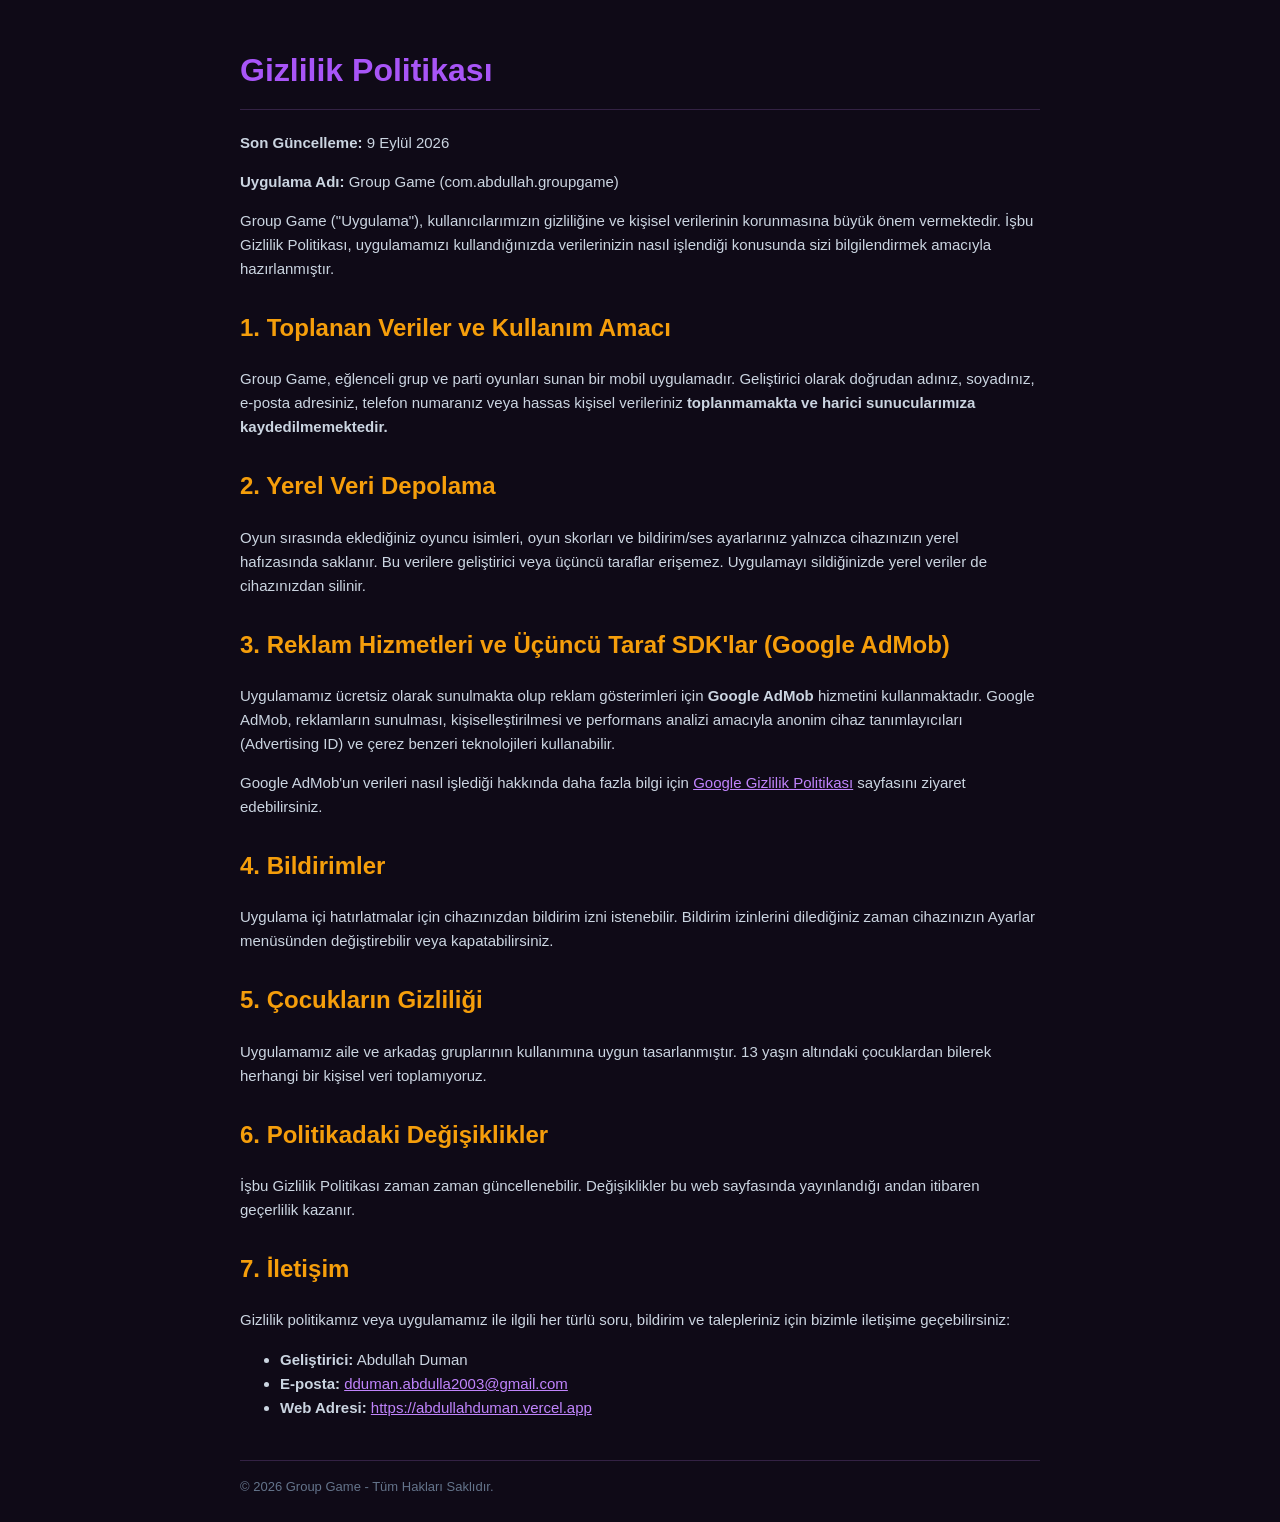
<file: groubgame-privacy.html>
<!DOCTYPE html>
<html lang="tr">
<head>
    <meta charset="UTF-8">
    <meta name="viewport" content="width=device-width, initial-scale=1.0">
    <title>Gizlilik Politikası - Group Game</title>
    <style>
        body {
            font-family: -apple-system, BlinkMacSystemFont, 'Segoe UI', Roboto, Oxygen, Ubuntu, Cantarell, sans-serif;
            line-height: 1.6;
            color: #e0e0e0;
            background-color: #0f0a17;
            max-width: 800px;
            margin: 0 auto;
            padding: 24px;
        }
        h1 { color: #a855f7; border-bottom: 1px solid #332244; padding-bottom: 12px; }
        h2 { color: #f59e0b; margin-top: 28px; }
        p, li { font-size: 15px; color: #cbd5e1; }
        a { color: #c084fc; }
        .footer { margin-top: 40px; font-size: 13px; color: #64748b; border-top: 1px solid #332244; padding-top: 16px; }
    </style>
</head>
<body>

    <h1>Gizlilik Politikası</h1>
    <p><strong>Son Güncelleme:</strong> 9 Eylül 2026</p>
    <p><strong>Uygulama Adı:</strong> Group Game (com.abdullah.groupgame)</p>

    <p>Group Game ("Uygulama"), kullanıcılarımızın gizliliğine ve kişisel verilerinin korunmasına büyük önem vermektedir. İşbu Gizlilik Politikası, uygulamamızı kullandığınızda verilerinizin nasıl işlendiği konusunda sizi bilgilendirmek amacıyla hazırlanmıştır.</p>

    <h2>1. Toplanan Veriler ve Kullanım Amacı</h2>
    <p>Group Game, eğlenceli grup ve parti oyunları sunan bir mobil uygulamadır. Geliştirici olarak doğrudan adınız, soyadınız, e-posta adresiniz, telefon numaranız veya hassas kişisel verileriniz <strong>toplanmamakta ve harici sunucularımıza kaydedilmemektedir.</strong></p>

    <h2>2. Yerel Veri Depolama</h2>
    <p>Oyun sırasında eklediğiniz oyuncu isimleri, oyun skorları ve bildirim/ses ayarlarınız yalnızca cihazınızın yerel hafızasında saklanır. Bu verilere geliştirici veya üçüncü taraflar erişemez. Uygulamayı sildiğinizde yerel veriler de cihazınızdan silinir.</p>

    <h2>3. Reklam Hizmetleri ve Üçüncü Taraf SDK'lar (Google AdMob)</h2>
    <p>Uygulamamız ücretsiz olarak sunulmakta olup reklam gösterimleri için <strong>Google AdMob</strong> hizmetini kullanmaktadır. Google AdMob, reklamların sunulması, kişiselleştirilmesi ve performans analizi amacıyla anonim cihaz tanımlayıcıları (Advertising ID) ve çerez benzeri teknolojileri kullanabilir.</p>
    <p>Google AdMob'un verileri nasıl işlediği hakkında daha fazla bilgi için <a href="https://policies.google.com/privacy" target="_blank" rel="noopener">Google Gizlilik Politikası</a> sayfasını ziyaret edebilirsiniz.</p>

    <h2>4. Bildirimler</h2>
    <p>Uygulama içi hatırlatmalar için cihazınızdan bildirim izni istenebilir. Bildirim izinlerini dilediğiniz zaman cihazınızın Ayarlar menüsünden değiştirebilir veya kapatabilirsiniz.</p>

    <h2>5. Çocukların Gizliliği</h2>
    <p>Uygulamamız aile ve arkadaş gruplarının kullanımına uygun tasarlanmıştır. 13 yaşın altındaki çocuklardan bilerek herhangi bir kişisel veri toplamıyoruz.</p>

    <h2>6. Politikadaki Değişiklikler</h2>
    <p>İşbu Gizlilik Politikası zaman zaman güncellenebilir. Değişiklikler bu web sayfasında yayınlandığı andan itibaren geçerlilik kazanır.</p>

    <h2>7. İletişim</h2>
    <p>Gizlilik politikamız veya uygulamamız ile ilgili her türlü soru, bildirim ve talepleriniz için bizimle iletişime geçebilirsiniz:</p>
    <ul>
        <li><strong>Geliştirici:</strong> Abdullah Duman</li>
        <li><strong>E-posta:</strong> <a href="mailto:dduman.abdulla2003@gmail.com">dduman.abdulla2003@gmail.com</a></li>
        <li><strong>Web Adresi:</strong> <a href="https://abdullahduman.vercel.app" target="_blank" rel="noopener">https://abdullahduman.vercel.app</a></li>
    </ul>

    <div class="footer">
        &copy; 2026 Group Game - Tüm Hakları Saklıdır.
    </div>

</body>
</html>
</file>
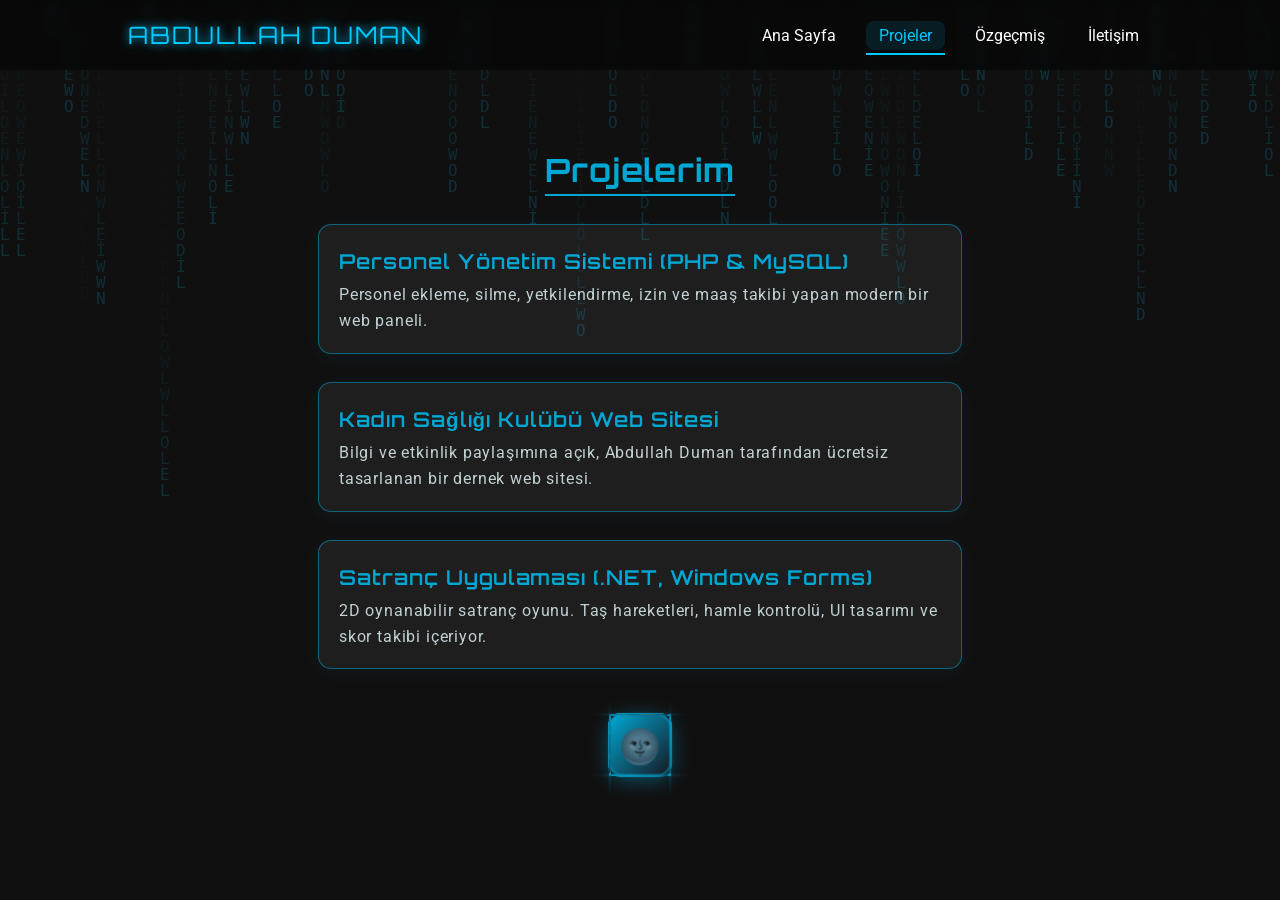
<file: projects.html>
<!DOCTYPE html>
<html lang="tr">
<head>
  <meta charset="UTF-8" />
  <meta name="viewport" content="width=device-width, initial-scale=1.0" />
  <title>Abdullah Duman - Projeler</title>
  <link rel="stylesheet" href="https://fonts.googleapis.com/css2?family=Orbitron:wght@600&family=Roboto:wght@300;400&display=swap" />
  <link rel="stylesheet" href="https://cdnjs.cloudflare.com/ajax/libs/font-awesome/6.4.0/css/all.min.css" />
  <style>
    :root {
      --bg-dark: #121212;
      --bg-dark-alt: #22223b;
      --text-dark: #ffffff;
      --accent-color: #00c9ff;
      --bg-light: #f4f7fa;
      --text-light: #333;
      --cube-size: 60px;
    }
    * { margin: 0; padding: 0; box-sizing: border-box; }
    body {
      font-family: 'Roboto', sans-serif;
      color: var(--text-dark);
      background: var(--bg-dark);
      transition: background 0.7s, color 0.7s;
      overflow-x: hidden;
      min-height: 100vh;
    }
    body.light {
      background: var(--bg-light) !important;
      color: var(--text-light);
    }
    .matrix-bg {
      pointer-events: none;
      position: fixed;
      z-index: 1;
      width: 100vw;
      height: 100vh;
      top: 0; left: 0;
      opacity: 0.18;
      background: transparent;
      animation: matrixFadeIn 0.7s cubic-bezier(.55,0,.6,1) 0.05s both;
    }
    @keyframes matrixFadeIn {
      0% { opacity: 0; }
      100% { opacity: 0.18; }
    }
    header {
      display: flex;
      justify-content: space-between;
      align-items: center;
      padding: 20px 10%;
      background: rgba(0,0,0,0.5);
      position: sticky;
      top: 0;
      z-index: 100;
      backdrop-filter: blur(5px);
      animation: contentEnter 1s cubic-bezier(.62,-0.04,.26,1.1) 0.12s both;
    }
    body.light header { background: rgba(255,255,255,0.8); }
    .logo {
      font-family: 'Orbitron', sans-serif;
      font-size: 1.5rem;
      color: var(--accent-color);
      letter-spacing: 2px;
      text-shadow: 0 0 10px #00c9ff;
      flex-shrink: 0;
    }
    nav {
      display: flex;
      gap: 2px;
      align-items: center;
      margin-left: auto;
    }
    nav a {
      color: inherit;
      text-decoration: none;
      margin-left: 15px;
      font-weight: 400;
      position: relative;
      padding: 5px 13px;
      border-radius: 8px;
      transition: background 0.22s, color 0.22s;
    }
    nav a::after {
      content: '';
      width: 0;
      height: 2px;
      background: var(--accent-color);
      position: absolute;
      bottom: -5px;
      left: 0;
      transition: width 0.3s;
    }
    nav a:hover, nav a.active {
      background: rgba(0,201,255,0.11);
      color: var(--accent-color);
    }
    nav a:hover::after, nav a.active::after { width: 100%; }
    @media (max-width: 800px) {
      header {
        flex-direction: column;
        padding: 13px 4vw 5px 4vw;
        gap: 5px;
      }
      .logo {
        font-size: 1.1rem;
        margin-bottom: 4px;
      }
      nav {
        justify-content: center;
        width: 100%;
        margin: 0;
        gap: 2px;
      }
      nav a {
        margin-left: 7px;
        font-size: 1rem;
        padding: 6px 9px;
      }
    }
    @media (max-width:480px) {
      header {
        padding: 7px 1vw 2px 1vw;
      }
      .logo {
        font-size: .95rem;
      }
      nav a {
        margin-left: 4px;
        font-size: 0.97rem;
        padding: 5px 6px;
        border-radius: 7px;
      }
    }
    .main-content {
      opacity: 0;
      transform: translateY(40px);
      animation: contentEnter 0.92s cubic-bezier(.62,-0.04,.26,1.1) 0.17s both;
    }
    @keyframes contentEnter {
      0% { opacity: 0; transform: translateY(40px);}
      100% { opacity: 1; transform: translateY(0);}
    }
    .container, .content {
      text-align: center;
      padding: 80px 10% 40px 10%;
      position: relative;
      z-index: 10;
      max-width: 900px;
      margin: 0 auto;
    }
    .section h2 {
      font-family: 'Orbitron', sans-serif;
      font-size: 2rem;
      color: var(--accent-color);
      margin-bottom: 28px;
      border-bottom: 2px solid var(--accent-color);
      display: inline-block;
      padding-bottom: 4px;
      letter-spacing: 1px;
    }
    body.light .section h2 {
      color: #007ea7;
      border-color: #007ea7;
    }
    .project {
      background: rgba(255, 255, 255, 0.07);
      border: 1px solid #00c9ff88;
      padding: 23px 20px 18px 20px;
      margin-bottom: 28px;
      border-radius: 13px;
      box-shadow: 0 4px 20px 0 #00c9ff11;
      transition: transform 0.3s, background 0.3s;
      text-align: left;
      position: relative;
      z-index: 2;
    }
    .project:hover {
      transform: scale(1.035);
      background: rgba(0, 201, 255, 0.09);
      box-shadow: 0 7px 30px 0 #00c9ff18;
    }
    body.light .project {
      background: rgba(0, 126, 167, 0.06);
      border: 1px solid #007ea7;
    }
    body.light .project:hover {
      background: rgba(0, 126, 167, 0.10);
    }
    .project h3 {
      color: var(--accent-color);
      font-family: 'Orbitron', sans-serif;
      font-size: 1.28rem;
      margin-bottom: 8px;
      letter-spacing: 1px;
      font-weight: 600;
    }
    body.light .project h3 {
      color: #007ea7;
    }
    .project p {
      font-size: 1.03rem;
      line-height: 1.6;
      color: #eafcff;
      letter-spacing: .05em;
    }
    body.light .project p {
      color: #303950;
    }
    @media (max-width: 1200px) {
      .container, .content {
        max-width: 800px;
      }
    }
    @media (max-width: 992px) {
      .container, .content {
        margin: 30px auto;
        padding: 35px 4vw 20px 4vw;
      }
      .section h2 {
        font-size: 1.7rem;
      }
      .project {
        padding: 15px;
      }
      .project h3 {
        font-size: 1.18rem;
      }
    }
    @media (max-width: 768px) {
      .logo { font-size: 1.3rem; }
      nav a { font-size: 1rem; margin-left: 10px; }
      .content { margin: 20px auto; }
      .project { margin-bottom: 16px; }
      .project h3 { font-size: 1.07rem; }
      .project p { font-size: 0.95rem; }
      .container, .content { padding: 17vw 2vw 9vw 2vw;}
      .section h2 { font-size: 1.33rem; }
    }
    @media (max-width: 480px) {
      .logo { font-size: 1.15rem; }
      nav a { font-size: 0.9rem; margin-left: 7px;}
      .section h2 { font-size: 1.11rem; }
      .project { padding: 12px;}
      .project h3 { font-size: 1.02rem; }
      .project p { font-size: 0.91rem; line-height: 1.35; }
      .container, .content { padding: 13vw 1vw 8vw 1vw;}
    }
    .theme-toggle-cube-wrap {
      margin: 46px auto 0 auto;
      perspective: 600px;
      width: var(--cube-size);
      height: var(--cube-size);
      cursor: pointer;
      display: flex;
      align-items: center;
      justify-content: center;
      position: relative;
      z-index: 11;
      transition: filter 0.3s;
    }
    .theme-toggle-cube {
      width: var(--cube-size);
      height: var(--cube-size);
      position: relative;
      transform-style: preserve-3d;
      transition: transform 1s cubic-bezier(.68,-0.55,.27,1.55);
    }
    .rotated { transform: rotateY(180deg) rotateX(180deg); }
    .cube-face {
      position: absolute;
      width: var(--cube-size);
      height: var(--cube-size);
      background: linear-gradient(135deg,#00c9ff 0%,#181f2a 100%);
      border: 2px solid #00c9ff80;
      border-radius: 14px;
      box-shadow: 0 4px 22px #00c9ff44;
      color: #fff;
      font-size: 2rem;
      font-family: 'Orbitron', sans-serif;
      display: flex;
      align-items: center;
      justify-content: center;
      transition: background 0.3s;
      user-select: none;
    }
    .cube-face.top    { transform: rotateX(90deg) translateZ(30px);}
    .cube-face.bottom { transform: rotateX(-90deg) translateZ(30px);}
    .cube-face.right  { transform: rotateY(90deg) translateZ(30px);}
    .cube-face.left   { transform: rotateY(-90deg) translateZ(30px);}
    .cube-face.front  { transform: translateZ(30px);}
    .cube-face.back   { transform: rotateY(180deg) translateZ(30px);}
    .theme-toggle-cube-wrap:hover {
      filter: brightness(1.22) drop-shadow(0 0 32px #ff1867) drop-shadow(0 0 8px #00c9ff) contrast(1.2);
    }
    .theme-loader-overlay {
      display: none;
      position: fixed;
      top: 0; left: 0;
      width: 100vw; height: 100vh;
      background: rgba(15,32,39,0.96);
      z-index: 9999;
      justify-content: center;
      align-items: center;
      flex-direction: column;
      animation: fadeIn .5s;
    }
    .theme-loader-overlay.active { display: flex; }
    .loader-circuit {
      width: 82px; height: 82px;
      display: grid; place-items: center;
      margin-bottom: 16px;
    }
    .loader-circuit::before {
      content: '';
      width: 82px; height: 82px;
      border: 5px solid #00c9ff55;
      border-top: 5px solid #00c9ff;
      border-radius: 50%;
      animation: spin 1s linear infinite;
      position: absolute;
      left: 0; top: 0;
    }
    .loader-circuit::after {
      content: '';
      width: 36px; height: 36px;
      border: 3px solid #00c9ff99;
      border-bottom: 3px solid #181f2a;
      border-radius: 50%;
      position: absolute;
      left: 23px; top: 23px;
      animation: spin-rev 1.6s linear infinite;
    }
    @keyframes spin { to { transform: rotate(360deg);} }
    @keyframes spin-rev { to { transform: rotate(-360deg);} }
    .loader-text {
      font-family: 'Orbitron', monospace;
      color: #00c9ff;
      font-size: 1.2rem;
      letter-spacing: 2px;
      text-shadow: 0 0 10px #00c9ff;
      animation: flicker .7s infinite alternate;
      margin-top: 10px;
    }
    @keyframes flicker {
      from { opacity: .85;}
      to { opacity: 1;}
    }
  </style>
</head>
<body>
  <canvas id="matrixBg" class="matrix-bg"></canvas>
  <header>
    <div class="logo">ABDULLAH DUMAN</div>
    <nav>
      <a href="index.html">Ana Sayfa</a>
      <a href="projects.html" class="active">Projeler</a>
      <a href="resume.html">Özgeçmiş</a>
      <a href="contact.html">İletişim</a>
    </nav>
  </header>
  <div class="main-content">
    <div class="content">
      <div class="section">
        <h2>Projelerim</h2>
        <div class="project">
          <h3>Personel Yönetim Sistemi (PHP & MySQL)</h3>
          <p>Personel ekleme, silme, yetkilendirme, izin ve maaş takibi yapan modern bir web paneli.</p>
        </div>
        <div class="project">
          <h3>Kadın Sağlığı Kulübü Web Sitesi</h3>
          <p>Bilgi ve etkinlik paylaşımına açık, Abdullah Duman tarafından ücretsiz tasarlanan bir dernek web sitesi.</p>
        </div>
        <div class="project">
          <h3>Satranç Uygulaması (.NET, Windows Forms)</h3>
          <p>2D oynanabilir satranç oyunu. Taş hareketleri, hamle kontrolü, UI tasarımı ve skor takibi içeriyor.</p>
        </div>
      </div>
      <!-- Tema değiştirme butonu alt kısımda -->
      <div class="theme-toggle-cube-wrap" id="themeCubeBtn">
        <div class="theme-toggle-cube" id="cube3d">
          <div class="cube-face front">🌚</div>
          <div class="cube-face back"><i class="fas fa-sun"></i></div>
          <div class="cube-face top">🌙</div>
          <div class="cube-face bottom">☀️</div>
          <div class="cube-face left"><i class="fas fa-laptop-code"></i></div>
          <div class="cube-face right"><i class="fas fa-bolt"></i></div>
        </div>
      </div>
    </div>
    <div class="theme-loader-overlay" id="themeLoader">
      <div class="loader-circuit"></div>
      <div class="loader-text">Tema değiştiriliyor...</div>
    </div>
  </div>
  <script>
    // Matrix yağmuru
    function matrixRain() {
      const canvas = document.getElementById('matrixBg');
      const ctx = canvas.getContext('2d');
      let w = window.innerWidth;
      let h = window.innerHeight;
      canvas.width = w;
      canvas.height = h;
      let fontSize = 16;
      let columns = Math.floor(w / fontSize);
      let drops = [];
      for (let i = 0; i < columns; i++) drops[i] = Math.random() * h;
      const matrixChars = 'WİLLDONEWİLLDONEWİLLDONEWİLLDONEWİLLDONE'.split('');
      function draw() {
        ctx.fillStyle = 'rgba(18,18,18,0.15)';
        ctx.fillRect(0, 0, w, h);
        ctx.font = fontSize + 'px monospace';
        ctx.fillStyle = '#00c9ff';
        for (let i = 0; i < drops.length; i++) {
          const text = matrixChars[Math.floor(Math.random() * matrixChars.length)];
          ctx.fillText(text, i * fontSize, drops[i] * fontSize);
          if (Math.random() > 0.965) drops[i] = 0;
          drops[i]++;
        }
      }
      setInterval(draw, 50);
      window.addEventListener('resize', () => {
        w = window.innerWidth;
        h = window.innerHeight;
        canvas.width = w;
        canvas.height = h;
      });
    }

    // 3D Cube ve tema geçiş animasyonu
    const themeCube = document.getElementById('cube3d');
    const cubeBtn = document.getElementById('themeCubeBtn');
    const loader = document.getElementById('themeLoader');
    let isRotated = false;

    // Temaya göre cube yüzünü ayarla
    function updateCubeFace() {
      if (document.body.classList.contains('light')) {
        themeCube.classList.add('rotated');
        isRotated = true;
      } else {
        themeCube.classList.remove('rotated');
        isRotated = false;
      }
    }

    cubeBtn.onclick = function () {
      isRotated = !isRotated;
      themeCube.classList.toggle('rotated');
      setTimeout(()=>{
        document.body.classList.toggle('light');
        localStorage.setItem('theme', document.body.classList.contains('light') ? 'light' : 'dark');
        updateCubeFace();
        if (!document.body.classList.contains('light'))
          document.body.style.background = 'var(--bg-dark-alt)';
        else
          document.body.style.background = '';
        loader.classList.add('active');
        setTimeout(()=>{ loader.classList.remove('active'); }, 950);
      }, 180); // Küp dönerken efekt daha doğal olsun
    };

    window.onload = () => {
      if (localStorage.getItem('theme') === 'light') {
        document.body.classList.add('light');
      }
      matrixRain();
      setTimeout(()=>{ updateCubeFace(); }, 50);
      // Giriş animasyonu tekrar başlasın (yenilemede animasyon)
      document.querySelector('.main-content').style.opacity = 0;
      document.querySelector('.main-content').style.transform = 'translateY(40px)';
      setTimeout(()=>{
        document.querySelector('.main-content').style.opacity = 1;
        document.querySelector('.main-content').style.transform = 'translateY(0)';
      },120);
    };
  </script>
</body>
</html>
</file>
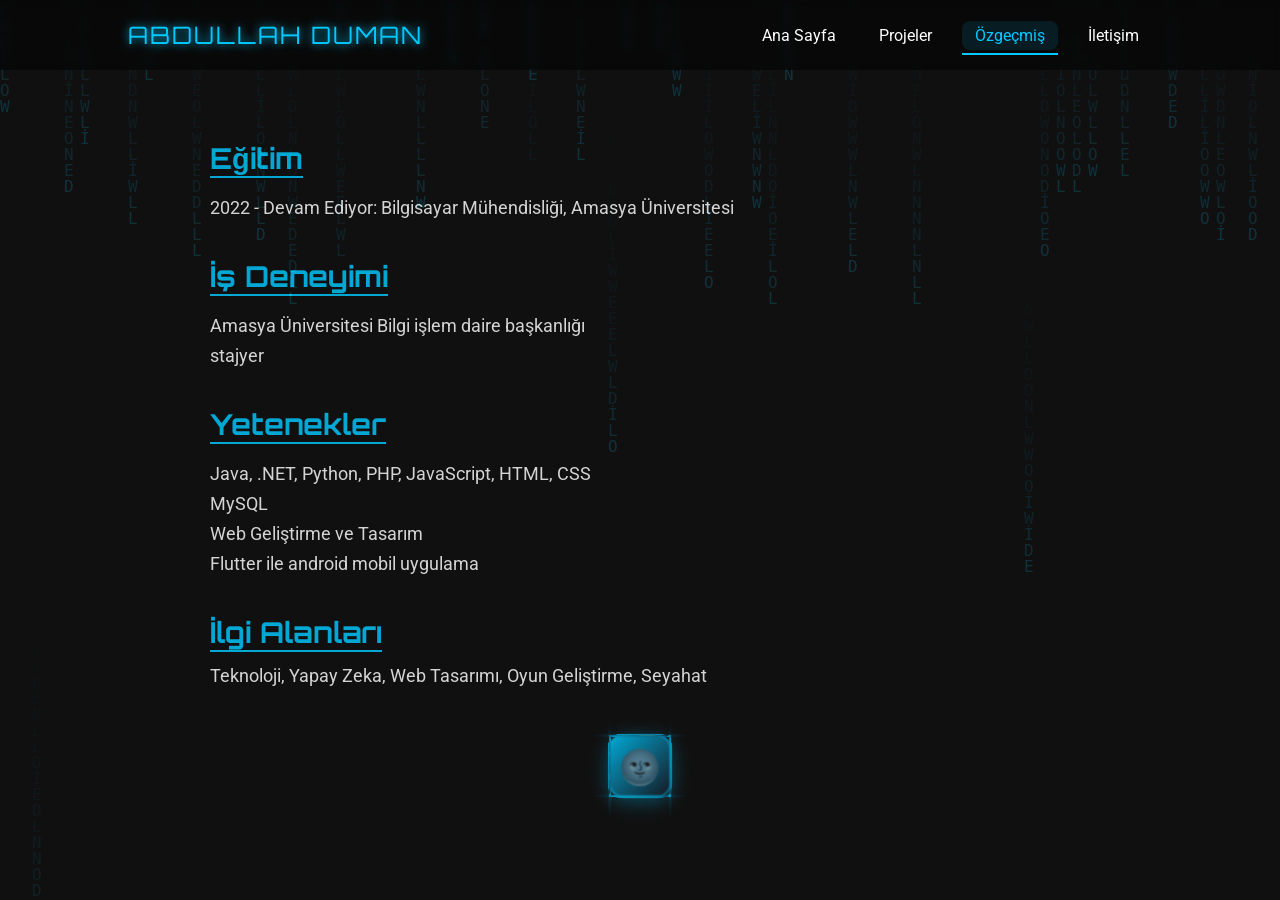
<file: resume.html>
<!DOCTYPE html>
<html lang="tr">
<head>
  <meta charset="UTF-8" />
  <meta name="viewport" content="width=device-width, initial-scale=1.0" />
  <title>Abdullah Duman - Özgeçmiş</title>
  <meta name="description" content="Abdullah Duman'ın eğitim geçmişi, yetenekleri ve iş deneyimlerinin yer aldığı özgeçmiş sayfası">
  <link href="https://fonts.googleapis.com/css2?family=Orbitron:wght@600&family=Roboto:wght@300;400&display=swap" rel="stylesheet">
  <link rel="stylesheet" href="https://cdnjs.cloudflare.com/ajax/libs/font-awesome/6.4.0/css/all.min.css" />
  <style>
    :root {
      --bg-dark: #121212;
      --bg-dark-alt: #22223b;
      --text-dark: #ffffff;
      --accent-color: #00c9ff;
      --bg-light: #f4f7fa;
      --text-light: #333;
      --cube-size: 60px;
    }
    * { margin: 0; padding: 0; box-sizing: border-box; }
    body {
      font-family: 'Roboto', sans-serif;
      color: var(--text-dark);
      background: var(--bg-dark);
      transition: background 0.7s, color 0.7s;
      overflow-x: hidden;
      min-height: 100vh;
    }
    body.light {
      background: var(--bg-light) !important;
      color: var(--text-light);
    }
    .matrix-bg {
      pointer-events: none;
      position: fixed;
      z-index: 1;
      width: 100vw;
      height: 100vh;
      top: 0; left: 0;
      opacity: 0.18;
      background: transparent;
      animation: matrixFadeIn 0.7s cubic-bezier(.55,0,.6,1) 0.05s both;
    }
    @keyframes matrixFadeIn {
      0% { opacity: 0; }
      100% { opacity: 0.18; }
    }
    header {
      display: flex;
      justify-content: space-between;
      align-items: center;
      padding: 20px 10%;
      background: rgba(0,0,0,0.5);
      position: sticky;
      top: 0;
      z-index: 100;
      backdrop-filter: blur(5px);
      animation: contentEnter 1s cubic-bezier(.62,-0.04,.26,1.1) 0.12s both;
    }
    body.light header { background: rgba(255,255,255,0.8); }
    .logo {
      font-family: 'Orbitron', sans-serif;
      font-size: 1.5rem;
      color: var(--accent-color);
      letter-spacing: 2px;
      text-shadow: 0 0 10px #00c9ff;
      flex-shrink: 0;
    }
    nav {
      display: flex;
      gap: 2px;
      align-items: center;
      margin-left: auto;
    }
    nav a {
      color: inherit;
      text-decoration: none;
      margin-left: 15px;
      font-weight: 400;
      position: relative;
      padding: 5px 13px;
      border-radius: 8px;
      transition: background 0.22s, color 0.22s;
    }
    nav a::after {
      content: '';
      width: 0;
      height: 2px;
      background: var(--accent-color);
      position: absolute;
      bottom: -5px;
      left: 0;
      transition: width 0.3s;
    }
    nav a:hover, nav a.active {
      background: rgba(0,201,255,0.11);
      color: var(--accent-color);
    }
    nav a:hover::after, nav a.active::after { width: 100%; }
    @media (max-width: 800px) {
      header {
        flex-direction: column;
        padding: 13px 4vw 5px 4vw;
        gap: 5px;
      }
      .logo {
        font-size: 1.1rem;
        margin-bottom: 4px;
      }
      nav {
        justify-content: center;
        width: 100%;
        margin: 0;
        gap: 2px;
      }
      nav a {
        margin-left: 7px;
        font-size: 1rem;
        padding: 6px 9px;
      }
    }
    @media (max-width:480px) {
      header {
        padding: 7px 1vw 2px 1vw;
      }
      .logo {
        font-size: .95rem;
      }
      nav a {
        margin-left: 4px;
        font-size: 0.97rem;
        padding: 5px 6px;
        border-radius: 7px;
      }
    }
    .main-content {
      opacity: 0;
      transform: translateY(40px);
      animation: contentEnter 0.92s cubic-bezier(.62,-0.04,.26,1.1) 0.17s both;
    }
    @keyframes contentEnter {
      0% { opacity: 0; transform: translateY(40px);}
      100% { opacity: 1; transform: translateY(0);}
    }
    .content {
      max-width: 900px;
      margin: 50px auto;
      padding: 20px;
      position: relative;
      z-index: 10;
    }
    .section {
      margin-bottom: 40px;
    }
    .section h2 {
      font-size: 1.8rem;
      color: var(--accent-color);
      margin-bottom: 10px;
      border-bottom: 2px solid var(--accent-color);
      display: inline-block;
      font-family: 'Orbitron', sans-serif;
    }
    body.light .section h2 {
      color: #007ea7;
      border-color: #007ea7;
    }
    ul {
      list-style: none;
      padding-left: 0;
    }
    ul li {
      margin: 10px 0;
      font-size: 1.1rem;
    }
    body.light ul li {
      color: #004d40;
    }
    p {
      font-size: 1.1rem;
      line-height: 1.6;
    }
    @media (max-width: 992px) {
      .content {
        padding: 15px;
        margin: 30px auto;
      }
      .section h2 {
        font-size: 1.5rem;
      }
      ul li, p {
        font-size: 1rem;
      }
    }
    @media (max-width: 480px) {
      .content {
        margin: 20px auto;
        padding: 10px;
      }
      .section h2 {
        font-size: 1.4rem;
      }
      ul li, p {
        font-size: 0.9rem;
      }
    }
    /* TEMA KÜPÜ ALTTA */
    .theme-toggle-cube-wrap {
      margin: 46px auto 0 auto;
      perspective: 600px;
      width: var(--cube-size);
      height: var(--cube-size);
      cursor: pointer;
      display: flex;
      align-items: center;
      justify-content: center;
      position: relative;
      z-index: 11;
      transition: filter 0.3s;
    }
    .theme-toggle-cube {
      width: var(--cube-size);
      height: var(--cube-size);
      position: relative;
      transform-style: preserve-3d;
      transition: transform 1s cubic-bezier(.68,-0.55,.27,1.55);
    }
    .rotated { transform: rotateY(180deg) rotateX(180deg); }
    .cube-face {
      position: absolute;
      width: var(--cube-size);
      height: var(--cube-size);
      background: linear-gradient(135deg,#00c9ff 0%,#181f2a 100%);
      border: 2px solid #00c9ff80;
      border-radius: 14px;
      box-shadow: 0 4px 22px #00c9ff44;
      color: #fff;
      font-size: 2rem;
      font-family: 'Orbitron', sans-serif;
      display: flex;
      align-items: center;
      justify-content: center;
      transition: background 0.3s;
      user-select: none;
    }
    .cube-face.top    { transform: rotateX(90deg) translateZ(30px);}
    .cube-face.bottom { transform: rotateX(-90deg) translateZ(30px);}
    .cube-face.right  { transform: rotateY(90deg) translateZ(30px);}
    .cube-face.left   { transform: rotateY(-90deg) translateZ(30px);}
    .cube-face.front  { transform: translateZ(30px);}
    .cube-face.back   { transform: rotateY(180deg) translateZ(30px);}
    .theme-toggle-cube-wrap:hover {
      filter: brightness(1.22) drop-shadow(0 0 32px #ff1867) drop-shadow(0 0 8px #00c9ff) contrast(1.2);
    }
    .theme-loader-overlay {
      display: none;
      position: fixed;
      top: 0; left: 0;
      width: 100vw; height: 100vh;
      background: rgba(15,32,39,0.96);
      z-index: 9999;
      justify-content: center;
      align-items: center;
      flex-direction: column;
      animation: fadeIn .5s;
    }
    .theme-loader-overlay.active { display: flex; }
    .loader-circuit {
      width: 82px; height: 82px;
      display: grid; place-items: center;
      margin-bottom: 16px;
    }
    .loader-circuit::before {
      content: '';
      width: 82px; height: 82px;
      border: 5px solid #00c9ff55;
      border-top: 5px solid #00c9ff;
      border-radius: 50%;
      animation: spin 1s linear infinite;
      position: absolute;
      left: 0; top: 0;
    }
    .loader-circuit::after {
      content: '';
      width: 36px; height: 36px;
      border: 3px solid #00c9ff99;
      border-bottom: 3px solid #181f2a;
      border-radius: 50%;
      position: absolute;
      left: 23px; top: 23px;
      animation: spin-rev 1.6s linear infinite;
    }
    @keyframes spin { to { transform: rotate(360deg);} }
    @keyframes spin-rev { to { transform: rotate(-360deg);} }
    .loader-text {
      font-family: 'Orbitron', monospace;
      color: #00c9ff;
      font-size: 1.2rem;
      letter-spacing: 2px;
      text-shadow: 0 0 10px #00c9ff;
      animation: flicker .7s infinite alternate;
      margin-top: 10px;
    }
    @keyframes flicker {
      from { opacity: .85;}
      to { opacity: 1;}
    }
  </style>
</head>
<body>
  <canvas id="matrixBg" class="matrix-bg"></canvas>
  <header>
    <div class="logo">ABDULLAH DUMAN</div>
    <nav>
      <a href="index.html">Ana Sayfa</a>
      <a href="projects.html">Projeler</a>
      <a href="resume.html" class="active">Özgeçmiş</a>
      <a href="contact.html">İletişim</a>
    </nav>
  </header>
  <div class="main-content">
    <div class="content">
      <div class="section">
        <h2>Eğitim</h2>
        <ul>
          <li>2022 - Devam Ediyor: Bilgisayar Mühendisliği, Amasya Üniversitesi</li>
        </ul>
      </div>
      <div class="section">
        <h2>İş Deneyimi</h2>
        <ul>
          <li>Amasya Üniversitesi Bilgi işlem daire başkanlığı</li>
          <li>stajyer</li>
        </ul>
      </div>
      <div class="section">
        <h2>Yetenekler</h2>
        <ul>
          <li>Java, .NET, Python, PHP, JavaScript, HTML, CSS</li>
          <li>MySQL</li>
          <li>Web Geliştirme ve Tasarım</li>
          <li>Flutter ile android mobil uygulama </li>
        </ul>
      </div>
      <div class="section">
        <h2>İlgi Alanları</h2>
        <p>Teknoloji, Yapay Zeka, Web Tasarımı, Oyun Geliştirme, Seyahat</p>
      </div>
      <!-- Tema değiştirme butonu alt kısımda -->
      <div class="theme-toggle-cube-wrap" id="themeCubeBtn">
        <div class="theme-toggle-cube" id="cube3d">
          <div class="cube-face front">🌚</i></div>
          <div class="cube-face back"><i class="fas fa-sun"></i></div>
          <div class="cube-face top">🌙</div>
          <div class="cube-face bottom">☀️</div>
          <div class="cube-face left"><i class="fas fa-laptop-code"></i></div>
          <div class="cube-face right"><i class="fas fa-bolt"></i></div>
        </div>
      </div>
    </div>
    <div class="theme-loader-overlay" id="themeLoader">
      <div class="loader-circuit"></div>
      <div class="loader-text">Tema değiştiriliyor...</div>
    </div>
  </div>
  <script>
    // Matrix yağmuru
    function matrixRain() {
      const canvas = document.getElementById('matrixBg');
      const ctx = canvas.getContext('2d');
      let w = window.innerWidth;
      let h = window.innerHeight;
      canvas.width = w;
      canvas.height = h;
      let fontSize = 16;
      let columns = Math.floor(w / fontSize);
      let drops = [];
      for (let i = 0; i < columns; i++) drops[i] = Math.random() * h;
      const matrixChars = 'WİLLDONEWİLLDONEWİLLDONEWİLLDONEWİLLDONE'.split('');
      function draw() {
        ctx.fillStyle = 'rgba(18,18,18,0.15)';
        ctx.fillRect(0, 0, w, h);
        ctx.font = fontSize + 'px monospace';
        ctx.fillStyle = '#00c9ff';
        for (let i = 0; i < drops.length; i++) {
          const text = matrixChars[Math.floor(Math.random() * matrixChars.length)];
          ctx.fillText(text, i * fontSize, drops[i] * fontSize);
          if (Math.random() > 0.965) drops[i] = 0;
          drops[i]++;
        }
      }
      setInterval(draw, 50);
      window.addEventListener('resize', () => {
        w = window.innerWidth;
        h = window.innerHeight;
        canvas.width = w;
        canvas.height = h;
      });
    }

    // 3D Cube ve tema geçiş animasyonu
    const themeCube = document.getElementById('cube3d');
    const cubeBtn = document.getElementById('themeCubeBtn');
    const loader = document.getElementById('themeLoader');
    let isRotated = false;

    // Temaya göre cube yüzünü ayarla
    function updateCubeFace() {
      if (document.body.classList.contains('light')) {
        themeCube.classList.add('rotated');
        isRotated = true;
      } else {
        themeCube.classList.remove('rotated');
        isRotated = false;
      }
    }

    cubeBtn.onclick = function () {
      isRotated = !isRotated;
      themeCube.classList.toggle('rotated');
      setTimeout(()=>{
        document.body.classList.toggle('light');
        localStorage.setItem('theme', document.body.classList.contains('light') ? 'light' : 'dark');
        updateCubeFace();
        if (!document.body.classList.contains('light'))
          document.body.style.background = 'var(--bg-dark-alt)';
        else
          document.body.style.background = '';
        loader.classList.add('active');
        setTimeout(()=>{ loader.classList.remove('active'); }, 950);
      }, 180); // Küp dönerken efekt daha doğal olsun
    };

    window.onload = () => {
      if (localStorage.getItem('theme') === 'light') {
        document.body.classList.add('light');
      }
      matrixRain();
      setTimeout(()=>{ updateCubeFace(); }, 50);
      // Giriş animasyonu tekrar başlasın (yenilemede animasyon)
      document.querySelector('.main-content').style.opacity = 0;
      document.querySelector('.main-content').style.transform = 'translateY(40px)';
      setTimeout(()=>{
        document.querySelector('.main-content').style.opacity = 1;
        document.querySelector('.main-content').style.transform = 'translateY(0)';
      },120);
    };
  </script>
</body>
</html>
</file>
<file: style.css>
/* ============================================================
   DESIGN TOKENS
   ============================================================ */
:root {
  /* Backgrounds */
  --bg:     #080c16;
  --bg-2:   #0d1525;
  --bg-3:   #141e35;
  --surface: rgba(13, 21, 37, 0.82);

  /* Accent — Soft Indigo / Violet (replaces harsh neon cyan/purple) */
  --accent:       #818cf8;
  --accent-dim:   rgba(129, 140, 248, 0.12);
  --accent-2:     #c084fc;
  --accent-2-dim: rgba(192, 132, 252, 0.10);
  --emerald:      #34d399;

  /* Borders */
  --border:       rgba(129, 140, 248, 0.10);
  --border-hover: rgba(129, 140, 248, 0.40);

  /* Text */
  --text:       #e2e8f0;
  --text-muted: #94a3b8;

  /* Typography */
  --font-body: 'Space Grotesk', system-ui, -apple-system, sans-serif;
  --font-mono: 'JetBrains Mono', 'Fira Code', monospace;

  /* Layout */
  --nav-h:       68px;
  --max-w:       1200px;
  --pad:         clamp(20px, 5vw, 48px);
  --section-gap: clamp(80px, 10vw, 140px);

  /* Shape */
  --radius:    12px;
  --radius-lg: 20px;
  --radius-xl: 28px;

  /* Shadows & Glows — softer, more diffused */
  --glow:      0 0 32px rgba(129, 140, 248, 0.20), 0 0 64px rgba(129, 140, 248, 0.07);
  --glow-2:    0 0 32px rgba(192, 132, 252, 0.20), 0 0 64px rgba(192, 132, 252, 0.07);
  --shadow:    0 4px 24px rgba(0, 0, 0, 0.52);
  --shadow-xl: 0 20px 64px rgba(0, 0, 0, 0.62);
}

/* Light theme */
:root.light {
  --bg:     #f8fafc;
  --bg-2:   #f0f4f8;
  --bg-3:   #e4eaf3;
  --surface: rgba(248, 250, 252, 0.90);

  --accent:       #4f46e5;
  --accent-dim:   rgba(79, 70, 229, 0.09);
  --accent-2:     #7c3aed;
  --accent-2-dim: rgba(124, 58, 237, 0.09);
  --emerald:      #059669;

  --border:       rgba(79, 70, 229, 0.14);
  --border-hover: rgba(79, 70, 229, 0.42);

  --text:       #0f172a;
  --text-muted: #475569;

  --shadow:    0 4px 24px rgba(0, 0, 0, 0.08);
  --shadow-xl: 0 20px 64px rgba(0, 0, 0, 0.14);
}

/* ============================================================
   GLOBAL KEYFRAMES
   ============================================================ */
@keyframes blob-float {
  0%, 100% { transform: translate(0, 0); }
  50%       { transform: translate(30px, -25px); }
}

@keyframes dot-pulse {
  0%, 100% { transform: scale(1); opacity: 1; }
  50%       { transform: scale(1.35); opacity: 0.65; }
}

@keyframes blink {
  0%, 100% { opacity: 1; }
  50%       { opacity: 0; }
}

@keyframes card-glow-pulse {
  0%, 100% { opacity: 0.14; transform: scale(1); }
  50%       { opacity: 0.26; transform: scale(1.03); }
}


/* NEW: animated gradient on accent text */
@keyframes text-shimmer {
  0%   { background-position: 0% center; }
  100% { background-position: 200% center; }
}

/* NEW: hero card gentle float */
@keyframes card-float {
  0%, 100% { transform: translateY(0px); }
  50%       { transform: translateY(-14px); }
}

/* NEW: pulse ring for side nav active dot */
@keyframes pulse-ring {
  0%   { transform: scale(1); opacity: 0.55; }
  100% { transform: scale(2.5); opacity: 0; }
}

/* NEW: shimmer sweep on card hover */
@keyframes shimmer-sweep {
  0%   { left: -100%; }
  100% { left: 150%; }
}

/* NEW: section entrance with blur */
@keyframes reveal-blur {
  from { opacity: 0; transform: translateY(40px); filter: blur(6px); }
  to   { opacity: 1; transform: translateY(0);    filter: blur(0); }
}

/* NEW: subtle counter bounce */
@keyframes num-pop {
  0%   { transform: scale(1); }
  50%  { transform: scale(1.15); }
  100% { transform: scale(1); }
}

/* NEW: back-to-top arrow bounce */
@keyframes arrow-bounce {
  0%, 100% { transform: translateY(0); }
  50%       { transform: translateY(-4px); }
}

/* ============================================================
   RESET & BASE
   ============================================================ */
*, *::before, *::after { box-sizing: border-box; margin: 0; padding: 0; }

html {
  scroll-behavior: smooth;
  -webkit-text-size-adjust: 100%;
  scrollbar-color: var(--bg-3) var(--bg);
  scrollbar-width: thin;
}

body {
  font-family: var(--font-body);
  background: var(--bg);
  color: var(--text);
  line-height: 1.65;
  font-size: 16px;
  overflow-x: hidden;
  -webkit-font-smoothing: antialiased;
  -moz-osx-font-smoothing: grayscale;
  cursor: none;
}

@media (hover: none), (pointer: coarse) {
  body { cursor: auto; }
}

img  { max-width: 100%; height: auto; display: block; }
a    { color: inherit; text-decoration: none; }
button { border: none; background: none; cursor: none; font: inherit; color: inherit; }
input, textarea, select { font: inherit; color: inherit; }

:focus-visible {
  outline: 2px solid var(--accent);
  outline-offset: 3px;
  border-radius: var(--radius);
}

/* ============================================================
   PARTICLE CANVAS
   ============================================================ */
#particleCanvas {
  position: fixed;
  inset: 0;
  z-index: -1;
  pointer-events: none;
}

/* ============================================================
   CUSTOM CURSOR (desktop only)
   ============================================================ */
.cursor {
  position: fixed;
  width: 8px;
  height: 8px;
  background: var(--accent);
  border-radius: 50%;
  pointer-events: none;
  z-index: 9999;
  transform: translate(-50%, -50%);
  transition: opacity 0.2s;
  mix-blend-mode: screen;
  will-change: left, top;
}

.cursor-follower {
  position: fixed;
  width: 30px;
  height: 30px;
  border: 1.5px solid var(--accent);
  border-radius: 50%;
  pointer-events: none;
  z-index: 9998;
  transform: translate(-50%, -50%);
  opacity: 0.45;
  transition: width 0.25s ease, height 0.25s ease, border-color 0.25s;
  will-change: left, top;
}

.cursor.hovered          { transform: translate(-50%, -50%) scale(2.5); }
.cursor-follower.hovered { width: 44px; height: 44px; border-color: var(--accent-2); opacity: 0.7; }

@media (hover: none), (pointer: coarse) {
  .cursor, .cursor-follower { display: none; }
}

/* ============================================================
   SCROLL PROGRESS
   ============================================================ */
.scroll-progress {
  position: fixed;
  top: 0;
  left: 0;
  height: 2px;
  width: 0%;
  background: linear-gradient(90deg, var(--accent), var(--accent-2));
  z-index: 9999;
  pointer-events: none;
  transition: width 0.08s linear;
}

/* ============================================================
   NAVIGATION
   ============================================================ */
.nav {
  position: fixed;
  top: 0;
  left: 0;
  right: 0;
  height: var(--nav-h);
  z-index: 200;
  transition: background 0.35s, border-color 0.35s, backdrop-filter 0.35s;
}

.nav.scrolled {
  background: rgba(8, 12, 22, 0.88);
  backdrop-filter: blur(20px);
  -webkit-backdrop-filter: blur(20px);
  border-bottom: 1px solid var(--border);
}

:root.light .nav.scrolled {
  background: rgba(248, 250, 252, 0.88);
}

.nav-inner {
  max-width: var(--max-w);
  margin: 0 auto;
  padding: 0 var(--pad);
  height: 100%;
  display: flex;
  align-items: center;
  justify-content: space-between;
  gap: 16px;
}

.brand {
  display: flex;
  align-items: center;
  gap: 12px;
  flex-shrink: 0;
}

.brand-logo {
  width: 40px;
  height: 40px;
  border-radius: 10px;
  background: linear-gradient(135deg, var(--accent), var(--accent-2));
  display: flex;
  align-items: center;
  justify-content: center;
  font-weight: 700;
  font-size: 0.88rem;
  color: #fff;
  letter-spacing: -0.5px;
  flex-shrink: 0;
}

.brand-logo.small {
  width: 34px;
  height: 34px;
  font-size: 0.78rem;
  border-radius: 8px;
}

.brand-name {
  font-weight: 600;
  font-size: 1rem;
  letter-spacing: -0.3px;
}

.nav-links {
  display: flex;
  align-items: center;
  gap: 2px;
  position: relative;
}

.nav-link {
  position: relative;
  padding: 8px 16px;
  font-size: 0.9rem;
  font-weight: 500;
  color: var(--text-muted);
  border-radius: 8px;
  transition: color 0.2s;
  z-index: 1;
  white-space: nowrap;
}

.nav-link:hover,
.nav-link.active { color: var(--text); }

.nav-indicator {
  position: absolute;
  top: 50%;
  transform: translateY(-50%);
  height: 36px;
  background: var(--bg-3);
  border: 1px solid var(--border);
  border-radius: 8px;
  pointer-events: none;
  z-index: 0;
  transition: left 0.3s cubic-bezier(0.4, 0, 0.2, 1),
              width 0.3s cubic-bezier(0.4, 0, 0.2, 1);
}

.nav-actions {
  display: flex;
  align-items: center;
  gap: 8px;
  flex-shrink: 0;
}

.theme-btn {
  width: 40px;
  height: 40px;
  border-radius: 10px;
  background: var(--surface);
  border: 1px solid var(--border);
  display: flex;
  align-items: center;
  justify-content: center;
  font-size: 1rem;
  color: var(--text-muted);
  transition: all 0.2s;
  cursor: none;
}

.theme-btn:hover { color: var(--accent); border-color: var(--border-hover); }

.menu-btn {
  display: none;
  flex-direction: column;
  gap: 5px;
  width: 40px;
  height: 40px;
  align-items: center;
  justify-content: center;
  border-radius: 10px;
  background: var(--surface);
  border: 1px solid var(--border);
  cursor: pointer;
}

.menu-btn span {
  display: block;
  width: 20px;
  height: 2px;
  background: var(--text);
  border-radius: 2px;
  transition: transform 0.3s ease, opacity 0.3s ease, width 0.3s ease;
}

.menu-btn.open span:nth-child(1) { transform: translateY(7px) rotate(45deg); }
.menu-btn.open span:nth-child(2) { opacity: 0; width: 0; }
.menu-btn.open span:nth-child(3) { transform: translateY(-7px) rotate(-45deg); }

/* ============================================================
   MOBILE NAV PANEL
   ============================================================ */
.mobile-nav {
  position: fixed;
  top: var(--nav-h);
  left: 0;
  right: 0;
  z-index: 199;
  background: var(--bg-2);
  border-bottom: 1px solid var(--border);
  transform: translateY(-102%);
  transition: transform 0.4s cubic-bezier(0.4, 0, 0.2, 1);
  backdrop-filter: blur(24px);
  -webkit-backdrop-filter: blur(24px);
}

.mobile-nav.show { transform: translateY(0); }

.mobile-nav-inner {
  max-width: var(--max-w);
  margin: 0 auto;
  padding: 12px var(--pad) 20px;
  display: flex;
  flex-direction: column;
  gap: 2px;
}

.mobile-link {
  display: block;
  padding: 13px 16px;
  border-left: 3px solid transparent;
  border-radius: var(--radius);
  font-weight: 500;
  font-size: 1rem;
  color: var(--text-muted);
  opacity: 0;
  transform: translateX(-16px);
  transition: color 0.22s, background 0.22s, border-color 0.22s,
              opacity 0.35s ease, transform 0.35s ease, padding 0.22s;
}

.mobile-nav.show .mobile-link { opacity: 1; transform: translateX(0); }
.mobile-nav.show .mobile-link:nth-child(1) { transition-delay: 0.04s; }
.mobile-nav.show .mobile-link:nth-child(2) { transition-delay: 0.08s; }
.mobile-nav.show .mobile-link:nth-child(3) { transition-delay: 0.12s; }
.mobile-nav.show .mobile-link:nth-child(4) { transition-delay: 0.16s; }
.mobile-nav.show .mobile-link:nth-child(5) { transition-delay: 0.20s; }
.mobile-nav.show .mobile-link:nth-child(6) { transition-delay: 0.24s; }

.mobile-link:hover {
  color: var(--text);
  background: var(--bg-3);
  border-color: var(--border-hover);
}

.mobile-link.active {
  color: var(--accent);
  background: var(--accent-dim);
  border-color: var(--accent);
  padding-left: 20px;
}

/* ============================================================
   SIDE NAVIGATION (fixed right — section dots)
   ============================================================ */
.side-nav {
  position: fixed;
  right: 24px;
  top: 50%;
  transform: translateY(-50%);
  z-index: 150;
  display: flex;
  flex-direction: column;
  gap: 16px;
  align-items: center;
}

.side-dot {
  position: relative;
  width: 10px;
  height: 10px;
  border-radius: 50%;
  background: var(--bg-3);
  border: 1.5px solid rgba(129, 140, 248, 0.25);
  display: block;
  transition: all 0.3s cubic-bezier(0.4, 0, 0.2, 1);
  cursor: none;
}

/* Label tooltip */
.side-dot::before {
  content: attr(data-label);
  position: absolute;
  right: 20px;
  top: 50%;
  transform: translateY(-50%) translateX(6px);
  font-size: 0.72rem;
  font-weight: 600;
  font-family: var(--font-mono);
  white-space: nowrap;
  color: var(--text-muted);
  opacity: 0;
  transition: all 0.22s ease;
  pointer-events: none;
  background: var(--bg-2);
  border: 1px solid var(--border);
  padding: 4px 10px;
  border-radius: 6px;
  letter-spacing: 0.3px;
}

.side-dot:hover::before { opacity: 1; transform: translateY(-50%) translateX(0); }

/* Active dot */
.side-dot.active {
  background: var(--accent);
  border-color: var(--accent);
  width: 12px;
  height: 12px;
  box-shadow: 0 0 14px rgba(129, 140, 248, 0.55);
}

.side-dot.active::before { opacity: 1; transform: translateY(-50%) translateX(0); color: var(--accent); }

/* Pulse ring around active dot */
.side-dot.active::after {
  content: '';
  position: absolute;
  inset: -5px;
  border-radius: 50%;
  border: 1.5px solid var(--accent);
  opacity: 0;
  animation: pulse-ring 2.2s ease-out infinite;
}

@media (max-width: 1024px) {
  .side-nav { display: none; }
}

/* ============================================================
   BACK TO TOP BUTTON
   ============================================================ */
.back-to-top {
  position: fixed;
  bottom: 32px;
  right: 32px;
  width: 46px;
  height: 46px;
  border-radius: 50%;
  background: linear-gradient(135deg, var(--accent), var(--accent-2));
  color: #fff;
  font-size: 1rem;
  display: flex;
  align-items: center;
  justify-content: center;
  z-index: 120;
  opacity: 0;
  transform: translateY(16px) scale(0.9);
  transition: opacity 0.3s ease, transform 0.3s ease, box-shadow 0.3s;
  pointer-events: none;
  cursor: none;
  box-shadow: 0 4px 18px rgba(129, 140, 248, 0.32);
  border: none;
}

.back-to-top.visible {
  opacity: 1;
  transform: translateY(0) scale(1);
  pointer-events: auto;
}

.back-to-top:hover {
  transform: translateY(-4px) scale(1.05);
  box-shadow: 0 10px 30px rgba(129, 140, 248, 0.50);
}

.back-to-top i { animation: arrow-bounce 2s ease-in-out infinite; }

@media (max-width: 768px) {
  .back-to-top { bottom: 20px; right: 20px; width: 42px; height: 42px; }
}

/* ============================================================
   LAYOUT
   ============================================================ */
.container {
  max-width: var(--max-w);
  margin: 0 auto;
  padding: 0 var(--pad);
}

.section { padding: var(--section-gap) 0; }

/* ============================================================
   BUTTONS
   ============================================================ */
.btn {
  display: inline-flex;
  align-items: center;
  gap: 8px;
  padding: 12px 24px;
  border-radius: var(--radius);
  font-weight: 600;
  font-size: 0.95rem;
  cursor: none;
  transition: all 0.28s ease;
  white-space: nowrap;
  position: relative;
  overflow: hidden;
}

/* Shimmer sweep on hover */
.btn::before {
  content: '';
  position: absolute;
  top: 0;
  left: -100%;
  width: 100%;
  height: 100%;
  background: linear-gradient(90deg, transparent, rgba(255,255,255,0.14), transparent);
  pointer-events: none;
  transition: left 0.5s ease;
  transform: skewX(-15deg);
}

.btn:hover::before { left: 150%; }

.btn-primary {
  background: linear-gradient(135deg, var(--accent), var(--accent-2));
  color: #fff;
  box-shadow: 0 4px 18px rgba(129, 140, 248, 0.28);
}

.btn-primary:hover {
  transform: translateY(-2px);
  box-shadow: 0 8px 28px rgba(129, 140, 248, 0.42);
}

.btn-ghost {
  background: transparent;
  color: var(--text);
  border: 1px solid var(--border);
}

.btn-ghost:hover {
  border-color: var(--accent);
  color: var(--accent);
  background: var(--accent-dim);
}

/* ============================================================
   SECTION HEADER
   ============================================================ */
.section-header { margin-bottom: clamp(40px, 6vw, 64px); }

.section-label {
  display: block;
  font-family: var(--font-mono);
  font-size: 0.78rem;
  color: var(--accent);
  letter-spacing: 2.5px;
  text-transform: uppercase;
  margin-bottom: 12px;
}

.section-title {
  font-size: clamp(2rem, 5vw, 3.5rem);
  font-weight: 700;
  line-height: 1.1;
  letter-spacing: -1.5px;
}

/* Animated gradient accent text */
.text-glow {
  background: linear-gradient(90deg, var(--accent), var(--accent-2), var(--accent));
  background-size: 200% auto;
  -webkit-background-clip: text;
  -webkit-text-fill-color: transparent;
  background-clip: text;
  animation: text-shimmer 4s linear infinite;
}

/* ============================================================
   SCROLL-REVEAL
   ============================================================ */
.reveal {
  opacity: 0;
  transform: translateY(36px);
  filter: blur(4px);
  transition: opacity 0.75s ease, transform 0.75s ease, filter 0.75s ease;
}

.reveal.visible {
  opacity: 1;
  transform: translateY(0);
  filter: blur(0);
}

/* ============================================================
   HERO SECTION
   ============================================================ */
.hero-section {
  min-height: 100vh;
  padding-top: var(--nav-h);
  display: flex;
  flex-direction: column;
  justify-content: center;
  position: relative;
  overflow: hidden;
}

/* Ambient glow blobs */
.hero-section::before {
  content: '';
  position: absolute;
  top: -200px;
  left: -200px;
  width: 700px;
  height: 700px;
  background: radial-gradient(circle, rgba(129, 140, 248, 0.06) 0%, transparent 65%);
  animation: blob-float 10s ease-in-out infinite;
  pointer-events: none;
}

.hero-section::after {
  content: '';
  position: absolute;
  bottom: 0;
  right: -150px;
  width: 600px;
  height: 600px;
  background: radial-gradient(circle, rgba(192, 132, 252, 0.05) 0%, transparent 65%);
  animation: blob-float 13s ease-in-out infinite reverse;
  pointer-events: none;
}

.hero-grid {
  display: grid;
  grid-template-columns: 1fr 1fr;
  gap: clamp(32px, 6vw, 80px);
  align-items: center;
  padding: clamp(32px, 6vh, 72px) 0 clamp(40px, 6vh, 80px);
}

/* --- Hero Text --- */
.hero-tag {
  display: inline-flex;
  align-items: center;
  gap: 8px;
  font-family: var(--font-mono);
  font-size: 0.82rem;
  color: var(--accent);
  padding: 6px 14px;
  border-radius: 100px;
  border: 1px solid var(--border-hover);
  background: var(--accent-dim);
  width: fit-content;
  margin-bottom: 20px;
}

.tag-dot {
  width: 8px;
  height: 8px;
  background: var(--emerald);
  border-radius: 50%;
  box-shadow: 0 0 8px rgba(52, 211, 153, 0.9);
  animation: dot-pulse 2s ease-in-out infinite;
}

.hero-title {
  font-size: clamp(3.2rem, 9vw, 6.5rem);
  font-weight: 800;
  line-height: 1.0;
  letter-spacing: -3px;
  margin-bottom: 20px;
}

.hero-typewriter {
  font-family: var(--font-mono);
  font-size: clamp(1rem, 2.2vw, 1.25rem);
  color: var(--text-muted);
  margin-bottom: 24px;
  min-height: 1.8em;
}

.cursor-blink {
  color: var(--accent);
  animation: blink 1s step-end infinite;
}

.hero-desc {
  font-size: clamp(0.95rem, 1.5vw, 1.08rem);
  color: var(--text-muted);
  line-height: 1.75;
  max-width: 460px;
  margin-bottom: 32px;
}

.hero-actions {
  display: flex;
  gap: 12px;
  flex-wrap: wrap;
  margin-bottom: 36px;
}

.hero-socials {
  display: flex;
  gap: 10px;
}

.social-icon {
  width: 40px;
  height: 40px;
  display: flex;
  align-items: center;
  justify-content: center;
  border-radius: var(--radius);
  border: 1px solid var(--border);
  color: var(--text-muted);
  font-size: 1rem;
  background: var(--surface);
  transition: all 0.25s;
}

.social-icon:hover {
  color: var(--accent);
  border-color: var(--accent);
  background: var(--accent-dim);
  transform: translateY(-2px);
}

/* Mobile-only stats strip */
.hero-stats-mobile {
  display: none;
  grid-template-columns: repeat(3, 1fr);
  gap: 10px;
  margin-top: 32px;
}

/* --- Hero Visual (Code Card) --- */
.hero-visual {
  display: flex;
  justify-content: center;
  align-items: center;
  animation: card-float 8s ease-in-out infinite;
}

.hero-card-main {
  position: relative;
  width: 100%;
  max-width: 480px;
}

.card-glow {
  position: absolute;
  inset: -4px;
  border-radius: calc(var(--radius-xl) + 4px);
  background: linear-gradient(135deg, var(--accent), var(--accent-2));
  opacity: 0.13;
  filter: blur(20px);
  animation: card-glow-pulse 4s ease-in-out infinite;
  pointer-events: none;
}

.code-block {
  background: var(--bg-2);
  border: 1px solid var(--border);
  border-radius: var(--radius-xl);
  overflow: hidden;
  box-shadow: var(--shadow-xl);
}

.code-header {
  display: flex;
  align-items: center;
  gap: 7px;
  padding: 13px 20px;
  background: var(--bg-3);
  border-bottom: 1px solid var(--border);
}

.dot { width: 12px; height: 12px; border-radius: 50%; }
.dot.red    { background: #ff5f56; }
.dot.yellow { background: #ffbd2e; }
.dot.green  { background: #27c93f; }

.code-filename {
  font-family: var(--font-mono);
  font-size: 0.78rem;
  color: var(--text-muted);
  margin-left: 10px;
}

.code-body { padding: 22px; }

.code-body pre {
  font-family: var(--font-mono);
  font-size: 0.82rem;
  line-height: 1.75;
  overflow-x: auto;
  tab-size: 2;
}

/* Syntax colours */
.kw  { color: #c792ea; }
.cls { color: #82aaff; }
.typ { color: #ffcb6b; }
.str { color: #c3e88d; }

/* Stats row below code block */
.stats-row {
  display: grid;
  grid-template-columns: repeat(3, 1fr);
  gap: 10px;
  margin-top: 10px;
}

.mini-stat {
  background: var(--bg-2);
  border: 1px solid var(--border);
  border-radius: var(--radius);
  padding: 16px 12px;
  text-align: center;
  transition: border-color 0.2s, transform 0.2s;
}

.mini-stat:hover { border-color: var(--border-hover); transform: translateY(-2px); }

.mini-stat-num {
  display: block;
  font-size: 1.85rem;
  font-weight: 800;
  color: var(--accent);
  line-height: 1;
}

.mini-stat-plus {
  font-size: 1.4rem;
  font-weight: 800;
  color: var(--accent);
  line-height: 1;
}

.mini-stat-label {
  display: block;
  font-size: 0.73rem;
  color: var(--text-muted);
  font-weight: 500;
  margin-top: 6px;
  text-transform: uppercase;
  letter-spacing: 0.5px;
}


/* ============================================================
   ABOUT SECTION
   ============================================================ */
.about-grid {
  display: grid;
  grid-template-columns: 1fr 1fr;
  gap: 56px;
  align-items: start;
}

.about-text p {
  color: var(--text-muted);
  line-height: 1.85;
  margin-bottom: 20px;
  font-size: 1.05rem;
}

.about-text p:last-child { margin-bottom: 0; }

.about-cards {
  display: grid;
  grid-template-columns: 1fr 1fr;
  gap: 12px;
}

.info-card {
  display: flex;
  gap: 14px;
  align-items: flex-start;
  padding: 20px;
  background: var(--surface);
  border: 1px solid var(--border);
  border-radius: var(--radius-lg);
  backdrop-filter: blur(20px);
  transition: border-color 0.3s, transform 0.3s, box-shadow 0.3s;
  position: relative;
  overflow: hidden;
}

/* Shimmer on info-card hover */
.info-card::after {
  content: '';
  position: absolute;
  top: 0;
  left: -100%;
  width: 60%;
  height: 100%;
  background: linear-gradient(105deg, transparent, rgba(129,140,248,0.05), transparent);
  pointer-events: none;
  transform: skewX(-15deg);
  transition: left 0.5s ease;
}

.info-card:hover::after { left: 150%; }

.info-card:hover {
  border-color: var(--border-hover);
  transform: translateY(-3px);
  box-shadow: var(--shadow);
}

.info-card > i {
  font-size: 1.15rem;
  color: var(--accent);
  margin-top: 2px;
  flex-shrink: 0;
}

.info-card h4 {
  font-size: 0.75rem;
  font-weight: 700;
  color: var(--text-muted);
  text-transform: uppercase;
  letter-spacing: 1px;
  margin-bottom: 6px;
}

.info-card p {
  font-size: 0.9rem;
  color: var(--text);
  line-height: 1.55;
}

.status-text {
  display: flex;
  align-items: center;
  gap: 8px;
}

.status-dot {
  width: 8px;
  height: 8px;
  background: var(--emerald);
  border-radius: 50%;
  animation: dot-pulse 2s ease-in-out infinite;
  box-shadow: 0 0 8px rgba(52, 211, 153, 0.85);
  flex-shrink: 0;
}

/* ============================================================
   SKILLS SECTION
   ============================================================ */
.skills-grid {
  display: grid;
  grid-template-columns: repeat(3, 1fr);
  gap: 18px;
}

.skill-card {
  padding: 28px;
  background: var(--surface);
  border: 1px solid var(--border);
  border-radius: var(--radius-xl);
  backdrop-filter: blur(20px);
  position: relative;
  overflow: hidden;
  opacity: 0;
  transform: translateY(28px);
  transition: opacity 0.6s ease, transform 0.6s ease,
              border-color 0.35s, box-shadow 0.35s;
}

.skill-card.visible { opacity: 1; transform: translateY(0); }

/* Gradient bg fill on hover */
.skill-card::before {
  content: '';
  position: absolute;
  inset: 0;
  background: linear-gradient(135deg, var(--accent-dim), var(--accent-2-dim));
  opacity: 0;
  transition: opacity 0.35s;
  pointer-events: none;
}

/* Shimmer sweep */
.skill-card::after {
  content: '';
  position: absolute;
  top: 0;
  left: -100%;
  width: 60%;
  height: 100%;
  background: linear-gradient(105deg, transparent, rgba(255,255,255,0.04), transparent);
  pointer-events: none;
  transform: skewX(-15deg);
  transition: left 0.55s ease;
}

.skill-card:hover { border-color: var(--border-hover); box-shadow: var(--shadow); }
.skill-card:hover::before { opacity: 1; }
.skill-card:hover::after  { left: 150%; }

.skill-icon {
  width: 52px;
  height: 52px;
  border-radius: var(--radius);
  background: var(--accent-dim);
  border: 1px solid var(--border);
  display: flex;
  align-items: center;
  justify-content: center;
  font-size: 1.4rem;
  color: var(--accent);
  margin-bottom: 20px;
  position: relative;
  z-index: 1;
  transition: all 0.3s;
}

.skill-card:hover .skill-icon {
  background: var(--accent);
  color: #fff;
  border-color: var(--accent);
  box-shadow: var(--glow);
  transform: scale(1.08) rotate(-3deg);
}

.skill-card h3 {
  font-size: 1.08rem;
  font-weight: 700;
  margin-bottom: 10px;
  position: relative;
  z-index: 1;
}

.skill-card p {
  font-size: 0.9rem;
  color: var(--text-muted);
  line-height: 1.65;
  margin-bottom: 16px;
  position: relative;
  z-index: 1;
}

.skill-tags {
  display: flex;
  flex-wrap: wrap;
  gap: 6px;
  position: relative;
  z-index: 1;
}

.skill-tags span {
  padding: 4px 10px;
  border-radius: 6px;
  font-size: 0.77rem;
  font-weight: 600;
  font-family: var(--font-mono);
  background: var(--bg-3);
  border: 1px solid var(--border);
  color: var(--text-muted);
  transition: color 0.2s, border-color 0.2s;
}

.skill-card:hover .skill-tags span {
  border-color: rgba(129, 140, 248, 0.25);
  color: var(--text);
}

/* ============================================================
   PROJECT FILTER TABS
   ============================================================ */
.filter-tabs {
  display: flex;
  gap: 8px;
  flex-wrap: wrap;
  margin-bottom: 28px;
  align-items: center;
}

.filter-btn {
  padding: 8px 20px;
  border-radius: 100px;
  font-size: 0.86rem;
  font-weight: 600;
  border: 1px solid var(--border);
  color: var(--text-muted);
  background: var(--surface);
  transition: all 0.22s ease;
  cursor: none;
  position: relative;
  overflow: hidden;
}

.filter-btn::before {
  content: '';
  position: absolute;
  inset: 0;
  background: linear-gradient(135deg, var(--accent-dim), var(--accent-2-dim));
  opacity: 0;
  transition: opacity 0.22s;
}

.filter-btn:hover {
  color: var(--text);
  border-color: var(--border-hover);
}

.filter-btn.active {
  background: var(--accent-dim);
  color: var(--accent);
  border-color: var(--accent);
}

.filter-btn.active::before { opacity: 1; }

/* ============================================================
   PROJECTS — BENTO GRID
   ============================================================ */
.bento-grid {
  display: grid;
  grid-template-columns: repeat(6, 1fr);
  gap: 14px;
}

/* Row 1 */
.bento-grid > article:nth-child(1) { grid-column: span 4; }
.bento-grid > article:nth-child(2) { grid-column: span 2; }
/* Row 2 */
.bento-grid > article:nth-child(3) { grid-column: span 2; }
.bento-grid > article:nth-child(4) { grid-column: span 2; }
.bento-grid > article:nth-child(5) { grid-column: span 2; }
/* Row 3 */
.bento-grid > article:nth-child(6) { grid-column: span 4; }
.bento-grid > article:nth-child(7) { grid-column: span 2; }
/* Row 4 */
.bento-grid > article:nth-child(8) { grid-column: span 3; }
.bento-grid > article:nth-child(9) { grid-column: span 3; }

.bento-card {
  background: var(--surface);
  border: 1px solid var(--border);
  border-radius: var(--radius-xl);
  padding: 26px;
  backdrop-filter: blur(20px);
  display: flex;
  flex-direction: column;
  transition: border-color 0.35s, box-shadow 0.35s, transform 0.35s, opacity 0.35s;
  position: relative;
  overflow: hidden;
}

/* Gradient bg fill */
.bento-card::before {
  content: '';
  position: absolute;
  inset: 0;
  background: linear-gradient(135deg, var(--accent-dim), transparent 70%);
  opacity: 0;
  transition: opacity 0.35s;
  pointer-events: none;
}

/* Shimmer sweep */
.bento-card::after {
  content: '';
  position: absolute;
  top: 0;
  left: -100%;
  width: 60%;
  height: 100%;
  background: linear-gradient(105deg, transparent, rgba(255,255,255,0.035), transparent);
  pointer-events: none;
  transform: skewX(-15deg);
  transition: left 0.55s ease;
}

.bento-card:hover { border-color: var(--border-hover); box-shadow: var(--shadow-xl); transform: translateY(-2px); }
.bento-card:hover::before { opacity: 1; }
.bento-card:hover::after  { left: 150%; }

/* Filter states */
.bento-card.filtered-out {
  opacity: 0.15;
  filter: grayscale(1) blur(1px);
  pointer-events: none;
  transform: scale(0.97);
}

/* Unified badge — single accent style for all tech types */
.bento-badge {
  display: inline-flex;
  align-items: center;
  gap: 6px;
  padding: 5px 12px;
  border-radius: 100px;
  font-size: 0.77rem;
  font-weight: 700;
  width: fit-content;
  margin-bottom: 14px;
  position: relative;
  z-index: 1;
  background: var(--accent-dim);
  color: var(--accent);
  border: 1px solid var(--border-hover);
  letter-spacing: 0.3px;
}

/* Legacy badge color classes — all resolve to unified style */
.badge-cyan,
.badge-green,
.badge-purple,
.badge-indigo,
.badge-violet,
.badge-yellow,
.badge-orange { /* inherits .bento-badge — no override needed */ }

.bento-card h3 {
  font-size: 1.08rem;
  font-weight: 700;
  margin-bottom: 10px;
  position: relative;
  z-index: 1;
}

.bento-card p {
  font-size: 0.9rem;
  color: var(--text-muted);
  line-height: 1.65;
  flex: 1;
  position: relative;
  z-index: 1;
}

.bento-footer {
  display: flex;
  gap: 8px;
  margin-top: 20px;
  flex-wrap: wrap;
  position: relative;
  z-index: 1;
}

.bento-link {
  display: inline-flex;
  align-items: center;
  gap: 6px;
  padding: 7px 14px;
  border-radius: var(--radius);
  font-size: 0.84rem;
  font-weight: 600;
  border: 1px solid var(--border);
  color: var(--text-muted);
  background: var(--bg-3);
  transition: all 0.2s;
}

.bento-link:hover {
  color: var(--accent);
  border-color: var(--accent);
  background: var(--accent-dim);
}

.bento-link-primary {
  background: linear-gradient(135deg, var(--accent), var(--accent-2));
  color: #fff !important;
  border-color: transparent !important;
}

.bento-link-primary:hover {
  opacity: 0.88;
  transform: translateY(-1px);
  background: linear-gradient(135deg, var(--accent), var(--accent-2)) !important;
  color: #fff !important;
}

/* ============================================================
   CV SECTION
   ============================================================ */
.cv-layout {
  display: grid;
  grid-template-columns: 1fr 320px;
  gap: 40px;
  align-items: start;
}

.timeline { position: relative; }

.timeline-group-label {
  font-family: var(--font-mono);
  font-size: 0.76rem;
  color: var(--accent);
  text-transform: uppercase;
  letter-spacing: 2px;
  margin-bottom: 18px;
  margin-top: 36px;
}

.timeline-group-label:first-child { margin-top: 0; }

.timeline-item {
  position: relative;
  padding-left: 30px;
  margin-bottom: 20px;
}

.timeline-item::after {
  content: '';
  position: absolute;
  left: 5px;
  top: 12px;
  bottom: -20px;
  width: 1px;
  background: linear-gradient(to bottom, var(--border-hover) 0%, transparent 100%);
}

.timeline-item:last-child::after { display: none; }

.timeline-dot {
  position: absolute;
  left: 0;
  top: 4px;
  width: 12px;
  height: 12px;
  border-radius: 50%;
  background: var(--accent);
  box-shadow: 0 0 12px rgba(129, 140, 248, 0.55);
  border: 2px solid var(--bg);
  z-index: 1;
  transition: transform 0.3s;
}

.timeline-item:hover .timeline-dot { transform: scale(1.3); }

.timeline-content {
  background: var(--surface);
  border: 1px solid var(--border);
  border-radius: var(--radius-lg);
  padding: 22px 24px;
  backdrop-filter: blur(20px);
  transition: border-color 0.3s, transform 0.3s, box-shadow 0.3s;
}

.timeline-content:hover {
  border-color: var(--border-hover);
  transform: translateX(4px);
  box-shadow: var(--shadow);
}

.timeline-date {
  font-family: var(--font-mono);
  font-size: 0.78rem;
  color: var(--accent);
  font-weight: 600;
  margin-bottom: 5px;
}

.timeline-content h4 {
  font-size: 1.05rem;
  font-weight: 700;
  margin-bottom: 3px;
}

.timeline-place {
  font-size: 0.85rem;
  color: var(--text-muted);
  font-weight: 500;
  margin-bottom: 8px;
}

.timeline-content p {
  font-size: 0.9rem;
  color: var(--text-muted);
  line-height: 1.65;
}

/* CV Sidebar */
.cv-stats-grid {
  display: grid;
  grid-template-columns: 1fr 1fr;
  gap: 10px;
  margin-bottom: 20px;
}

.cv-stat-card {
  background: var(--surface);
  border: 1px solid var(--border);
  border-radius: var(--radius-lg);
  padding: 20px 16px;
  text-align: center;
  backdrop-filter: blur(20px);
  transition: border-color 0.3s, transform 0.3s;
}

.cv-stat-card:hover { border-color: var(--border-hover); transform: translateY(-2px); }

.cv-stat-num {
  display: block;
  font-size: 2.2rem;
  font-weight: 800;
  color: var(--accent);
  line-height: 1;
}

.cv-stat-plus {
  font-size: 1.6rem;
  font-weight: 800;
  color: var(--accent);
  line-height: 1;
}

.cv-stat-label {
  display: block;
  font-size: 0.72rem;
  color: var(--text-muted);
  font-weight: 500;
  margin-top: 8px;
  text-transform: uppercase;
  letter-spacing: 0.5px;
  line-height: 1.4;
}

.cv-download-card {
  background: var(--surface);
  border: 1px solid var(--border);
  border-radius: var(--radius-xl);
  padding: 28px 24px;
  text-align: center;
  backdrop-filter: blur(20px);
  transition: border-color 0.3s;
  position: relative;
  overflow: hidden;
}

.cv-download-card::before {
  content: '';
  position: absolute;
  inset: 0;
  background: linear-gradient(135deg, var(--accent-dim), var(--accent-2-dim));
  opacity: 0.5;
}

.cv-download-card > * { position: relative; z-index: 1; }

.cv-download-card > i {
  font-size: 2.2rem;
  color: var(--accent);
  display: block;
  margin-bottom: 12px;
}

.cv-download-card > p {
  font-size: 0.9rem;
  color: var(--text-muted);
  margin-bottom: 20px;
  line-height: 1.55;
}

/* ============================================================
   CONTACT SECTION
   ============================================================ */
.contact-layout {
  display: grid;
  grid-template-columns: 1fr 1fr;
  gap: 48px;
  align-items: start;
}

.contact-intro {
  font-size: 1.05rem;
  color: var(--text-muted);
  line-height: 1.8;
  margin-bottom: 32px;
}

.contact-links {
  display: flex;
  flex-direction: column;
  gap: 12px;
}

.contact-link {
  display: flex;
  align-items: center;
  gap: 16px;
  padding: 16px 20px;
  background: var(--surface);
  border: 1px solid var(--border);
  border-radius: var(--radius-lg);
  backdrop-filter: blur(20px);
  transition: all 0.25s;
  position: relative;
  overflow: hidden;
}

.contact-link::after {
  content: '';
  position: absolute;
  top: 0;
  left: -100%;
  width: 60%;
  height: 100%;
  background: linear-gradient(105deg, transparent, rgba(129,140,248,0.06), transparent);
  pointer-events: none;
  transform: skewX(-15deg);
  transition: left 0.5s ease;
}

.contact-link:hover::after { left: 150%; }

.contact-link:hover {
  border-color: var(--border-hover);
  transform: translateX(4px);
  box-shadow: var(--shadow);
}

.contact-link > i {
  font-size: 1.15rem;
  color: var(--accent);
  width: 24px;
  text-align: center;
  flex-shrink: 0;
}

.link-label {
  display: block;
  font-size: 0.75rem;
  font-weight: 700;
  color: var(--text-muted);
  text-transform: uppercase;
  letter-spacing: 0.8px;
  margin-bottom: 2px;
}

.link-value {
  display: block;
  font-size: 0.92rem;
  color: var(--text);
  font-weight: 500;
}

/* Contact Form */
.contact-form {
  display: flex;
  flex-direction: column;
  gap: 16px;
}

.form-row {
  display: grid;
  grid-template-columns: 1fr 1fr;
  gap: 16px;
}

.form-group {
  display: flex;
  flex-direction: column;
  gap: 7px;
}

.form-group label {
  font-size: 0.82rem;
  font-weight: 600;
  color: var(--text-muted);
  text-transform: uppercase;
  letter-spacing: 0.8px;
}

.form-group input,
.form-group textarea {
  background: var(--surface);
  border: 1px solid var(--border);
  border-radius: var(--radius);
  padding: 12px 16px;
  color: var(--text);
  font-size: 0.95rem;
  transition: border-color 0.25s, box-shadow 0.25s;
  backdrop-filter: blur(20px);
  resize: vertical;
}

.form-group input::placeholder,
.form-group textarea::placeholder { color: var(--text-muted); opacity: 0.65; }

.form-group input:focus,
.form-group textarea:focus {
  border-color: var(--accent);
  box-shadow: 0 0 0 3px var(--accent-dim);
  outline: none;
}

.form-actions {
  display: flex;
  gap: 12px;
  flex-wrap: wrap;
}

/* ============================================================
   FOOTER
   ============================================================ */
.footer {
  border-top: 1px solid var(--border);
  padding: 32px 0;
  margin-top: var(--section-gap);
}

.footer-inner {
  max-width: var(--max-w);
  margin: 0 auto;
  padding: 0 var(--pad);
  display: flex;
  align-items: center;
  justify-content: space-between;
  flex-wrap: wrap;
  gap: 16px;
}

.footer-brand {
  display: flex;
  align-items: center;
  gap: 12px;
}

.footer-name {
  font-weight: 700;
  font-size: 0.95rem;
}

.footer-role {
  font-size: 0.82rem;
  color: var(--text-muted);
}

.footer-right { text-align: right; }

.footer-copy {
  font-size: 0.85rem;
  color: var(--text-muted);
}

.footer-made {
  font-size: 0.82rem;
  color: var(--text-muted);
  margin-top: 4px;
}

.footer-made i { color: #f87171; }

/* ============================================================
   RESPONSIVE — 1100px
   ============================================================ */
@media (max-width: 1100px) {
  .cv-layout { grid-template-columns: 1fr; }
  .cv-sidebar { display: grid; grid-template-columns: auto 1fr; gap: 24px; align-items: start; }
}

/* ============================================================
   RESPONSIVE — 900px
   ============================================================ */
@media (max-width: 900px) {
  .skills-grid { grid-template-columns: repeat(2, 1fr); }
  .about-grid  { grid-template-columns: 1fr; gap: 36px; }
  .contact-layout { grid-template-columns: 1fr; gap: 36px; }
}

/* ============================================================
   RESPONSIVE — 768px
   ============================================================ */
@media (max-width: 768px) {
  /* Show mobile menu button */
  .menu-btn   { display: flex; }
  .nav-links  { display: none; }

  /* Hero: hide code card, show stats strip */
  .hero-grid    { grid-template-columns: 1fr; }
  .hero-visual  { display: none; }
  .hero-stats-mobile { display: grid; }

  .skills-grid { grid-template-columns: 1fr; }

  /* Bento: single column */
  .bento-grid { grid-template-columns: 1fr; }
  .bento-grid > article:nth-child(n) { grid-column: span 1; }

  /* Filter tabs: horizontal scroll on mobile */
  .filter-tabs {
    flex-wrap: nowrap;
    overflow-x: auto;
    -webkit-overflow-scrolling: touch;
    scroll-snap-type: x mandatory;
    padding-bottom: 6px;
    gap: 6px;
    /* hide scrollbar but keep scroll */
    scrollbar-width: none;
  }
  .filter-tabs::-webkit-scrollbar { display: none; }
  .filter-btn {
    flex-shrink: 0;
    scroll-snap-align: start;
    padding: 7px 16px;
    font-size: 0.82rem;
  }

  .form-row { grid-template-columns: 1fr; }

  .cv-layout  { grid-template-columns: 1fr; }
  .cv-sidebar { grid-template-columns: 1fr; }

  .footer-inner { flex-direction: column; text-align: center; }
  .footer-right { text-align: center; }

  .about-cards { grid-template-columns: 1fr; }

  /* Section header smaller gap on mobile */
  .section-header { margin-bottom: clamp(28px, 6vw, 48px); }

  /* Contact links slide right */
  .contact-link:hover { transform: none; }

  /* Timeline no x-shift on mobile */
  .timeline-content:hover { transform: none; }

  /* Back-to-top: smaller, lower z than mobile nav */
  .back-to-top { z-index: 110; }
}

/* ============================================================
   RESPONSIVE — 480px
   ============================================================ */
@media (max-width: 480px) {
  .hero-title { font-size: clamp(2.6rem, 12vw, 3.5rem); }
  .hero-actions { flex-direction: column; }
  .hero-actions .btn { justify-content: center; }
  .section-title { font-size: clamp(1.8rem, 8vw, 2.8rem); }
  .cv-stats-grid { grid-template-columns: 1fr 1fr; }

  /* Mini-stat strip on mobile: tighter */
  .hero-stats-mobile .mini-stat { padding: 12px 8px; }
  .mini-stat-num { font-size: 1.5rem; }

  /* Bento footer links: wrap OK */
  .bento-footer { gap: 6px; }
  .bento-link   { padding: 6px 12px; font-size: 0.8rem; }

  /* Form actions column on very small screens */
  .form-actions { flex-direction: column; }
  .form-actions .btn { justify-content: center; }

  /* Nav inner padding */
  .nav-inner { padding: 0 16px; }
  .container  { padding: 0 16px; }
}

/* ============================================================
   REDUCED MOTION
   ============================================================ */
@media (prefers-reduced-motion: reduce) {
  *, *::before, *::after {
    animation-duration: 0.01ms !important;
    animation-iteration-count: 1 !important;
    transition-duration: 0.01ms !important;
  }

  .text-glow {
    background: none;
    -webkit-background-clip: unset;
    -webkit-text-fill-color: var(--accent);
    background-clip: unset;
    animation: none;
  }

  .hero-visual { animation: none; }
}
</file>
